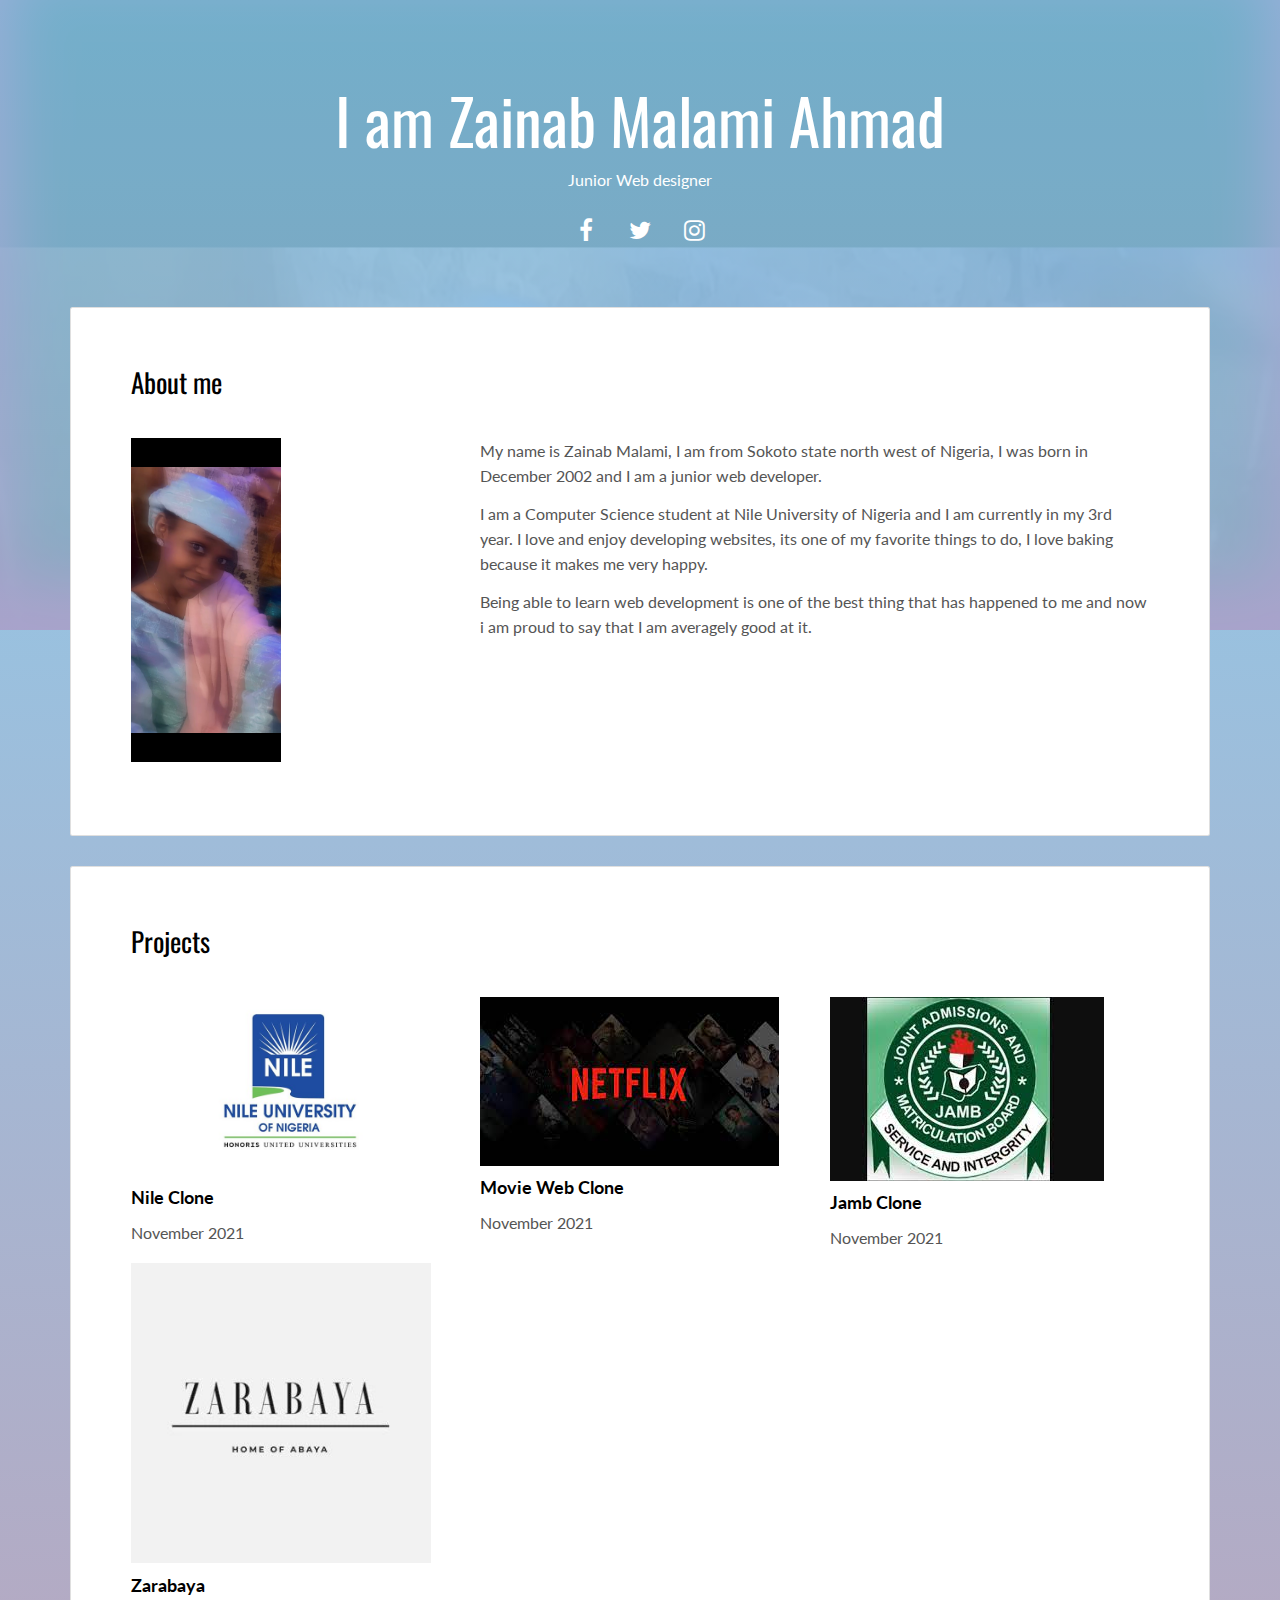
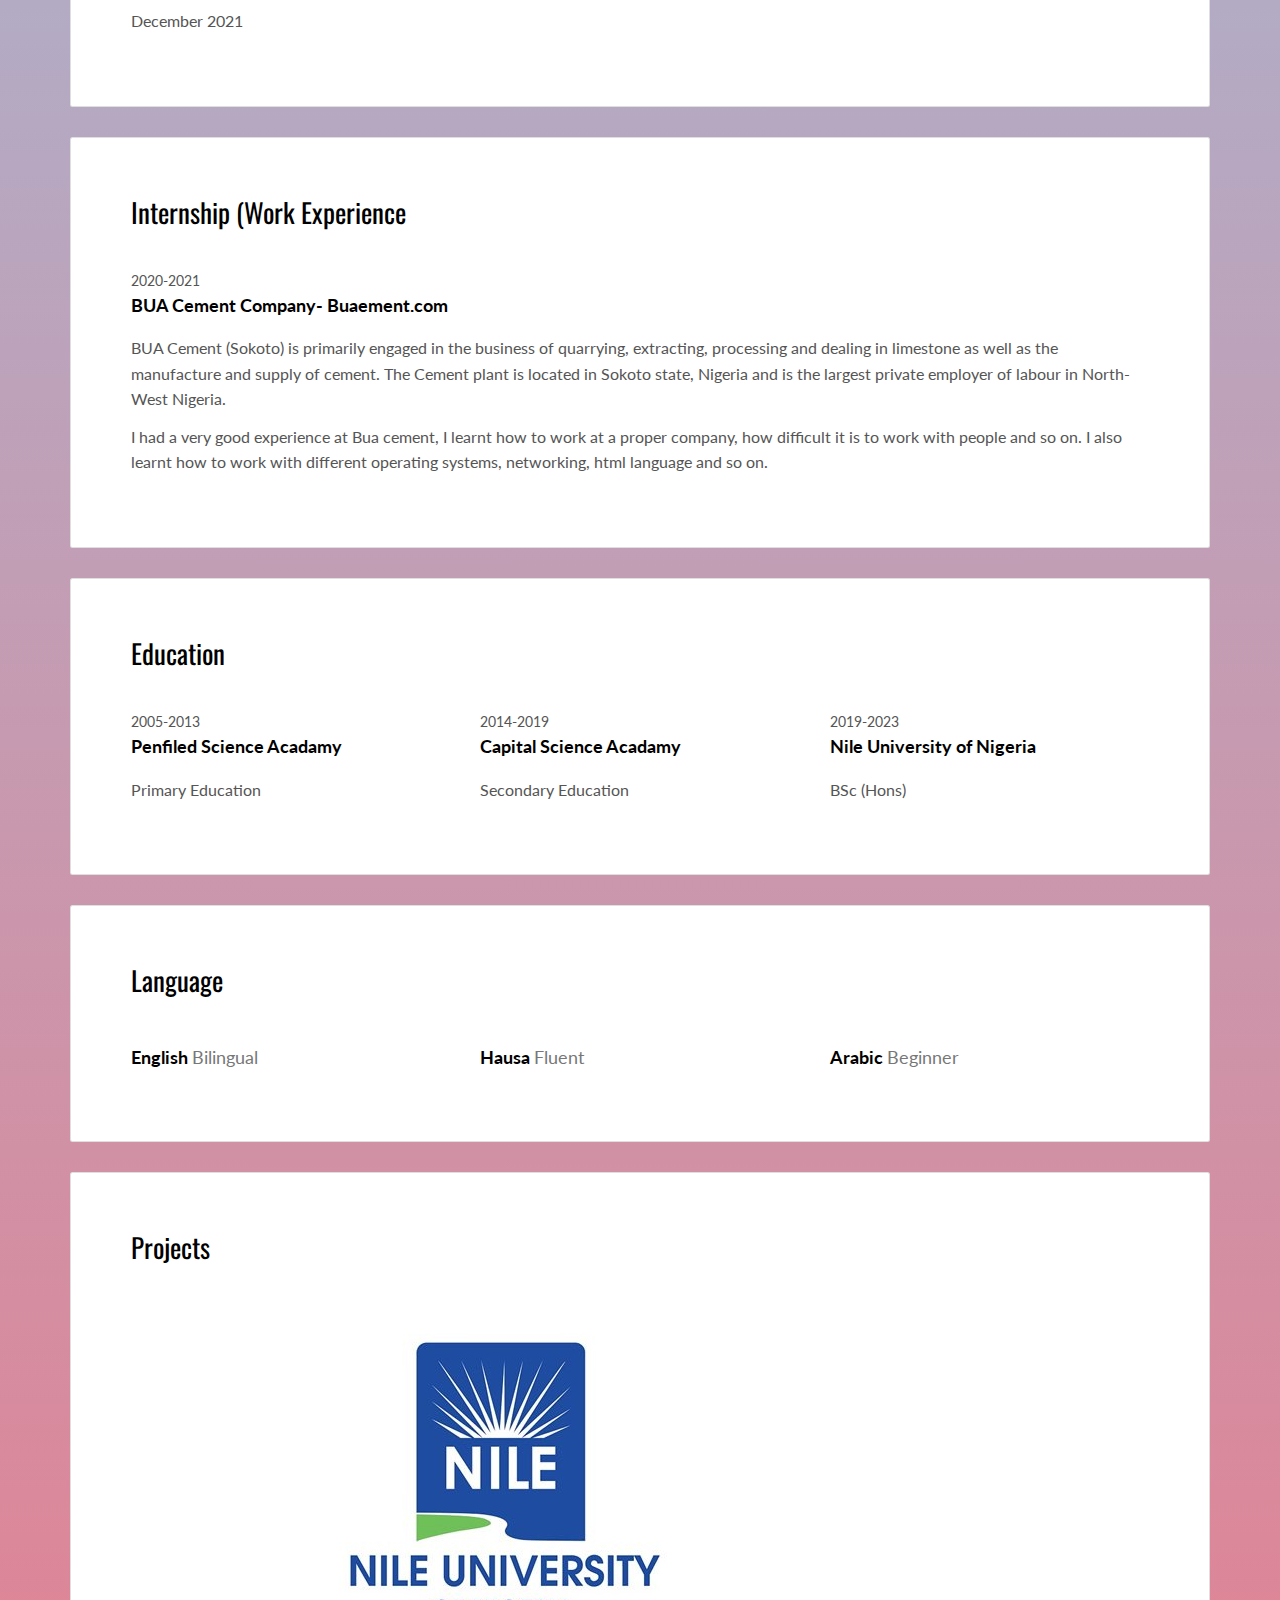
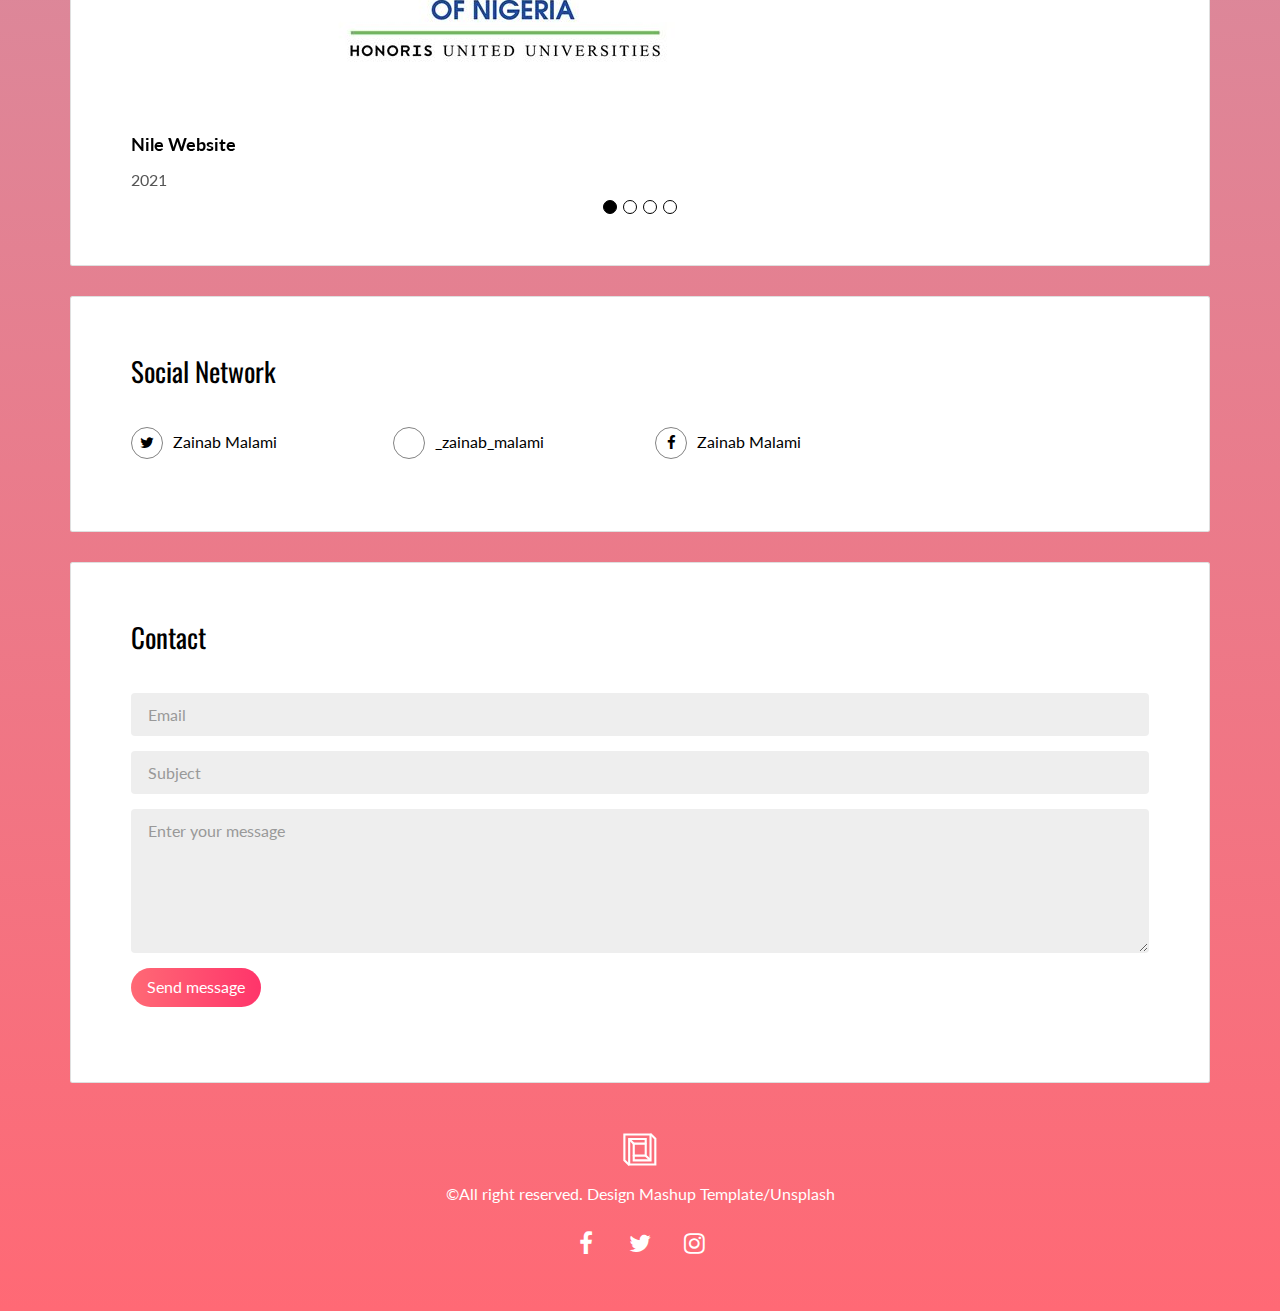
<file: index.html>
<!DOCTYPE html>
<html lang="en">

<head>
  <meta charset="UTF-8">
  <meta content="IE=edge" http-equiv="X-UA-Compatible">
  <meta content="width=device-width,initial-scale=1" name="viewport">
  <meta content="description" name="description">
  <meta name="google" content="notranslate" />
  <meta content="Mashup templates have been developped by Orson.io team" name="author">

  <!-- Disable tap highlight on IE -->
  <meta name="msapplication-tap-highlight" content="no">
  
  <link rel="apple-touch-icon" sizes="180x180" href="./assets/apple-icon-180x180.png">
  <link href="./assets/favicon.ico" rel="icon">

  <title>Title page</title>  

<link href="./main.d8e0d294.css" rel="stylesheet"></head>

<body class="">

<!-- Add your content of header -->
<div class="background-color-layer" style="background-image: url('IMG_3324.jpg')"
></div>
<main class="content-wrapper">
  <header class="white-text-container section-container">
    <div class="text-center">
      <h1>I am Zainab Malami Ahmad</h1>
      <p>Junior Web designer</p>
      <p>
        
        <a class="fa-icon fa-icon-2x" href="https://facebook.com/" title="">
          <i class="fa fa-facebook"></i>
        </a>
        <a class="fa-icon fa-icon-2x" href="https://twitter.com/" title="">
          <i class="fa fa-twitter"></i>
        </a>
        <a class="fa-icon fa-icon-2x" href="https://instagram.com/" title="">
          <i class="fa fa-instagram"></i>
        </a>
        
      </p>
    </div>
  </header>



<!-- Add your site or app content here -->
 
 <div class="container">
   <div class="row">
     <div class="col-xs-12">

        <div class="card">
          <div class="card-block">
            <h2>About me</h2>
            <div class="row">
              <div class="col-md-4">
                <p><img src="IMG_3324.jpg" width="150px" class="img-responsive" alt=""></p>
              </div>
              <div class="col-md-8">

               <p>My name is Zainab Malami, I am from Sokoto state north west of Nigeria, I was born in December 2002 and I am a junior web developer.</p>
              <p>I am a Computer Science student at Nile University of Nigeria and I am currently in my 3rd year. I love and enjoy developing websites, its one of my favorite things to do, I love baking because it makes me very happy. </p><p>Being able to learn web development is one of the best thing that has happened to me and now i am proud to say that I am averagely good at it.</p>

              </div>
            </div>
          </div>
        </div>

        <div class="card">
          <div class="card-block">
            <h2>Projects</h2>
            <div class="row">
              
              <div class="col-md-4">
                <img src="nile.jpeg" class="img-responsive" alt="">
                <a href="NILE WEBSITE/index.html">
                <h3 class="h5">Nile Clone</h3></a>
                <p>November 2021</p>
              </div>
              <div class="col-md-4">
                <img src="netflix.jpeg" class="img-responsive" alt="">
                <a href="NETFLIX WEBSITE/index.html">
                <h3 class="h5">Movie Web Clone</h3></a>
                <p>November 2021</p>
              </div>
              <div class="col-md-4">
                <img src="jamb.jpeg" class="img-responsive" alt="">
                <a href="Jamb/index.html">
                <h3 class="h5">Jamb Clone</h3></a>
              
                <p>November 2021</p>


              </div>

              <div class="col-md-4">
                <img src="zara.jpeg" class="img-responsive" alt="" width="300px">
                <a href="Zarabaya/index.html">
                <h3 class="h5">Zarabaya</h3></a>
                <p>December 2021</p>
              </div>
            </div>
          </div>
        </div>

        <div class="card">
          <div class="card-block">
            <h2>Internship (Work Experience</h2>
            <div class="work-experience">
              <small class="date">2020-2021</small>
              <h3 class="h5 date-title">BUA Cement Company- <a href="
BUA Cement: Homehttps://www.buacement.com
" title="Create professionnal website">Buaement.com</a></h3>
            
              
              <p>BUA Cement (Sokoto) is primarily engaged in the business of quarrying, extracting, processing and dealing in limestone as well as the manufacture and supply of cement. The Cement plant is located in Sokoto state, Nigeria and is the largest private employer of labour in North-West Nigeria.</p>
              <p>I had a very good experience at Bua cement, I learnt how to work at a proper company, how difficult it is to work with people and so on. I also learnt how to work with different operating systems, networking, html language and so on. </p>
            </div>
          </div>
        </div>
        

        <div class="card">
          <div class="card-block">
            <h2>Education</h2>
            <div class="row">
              <div class="col-md-4">
                <div class="education-experience">
                  <small class="date">2005-2013</small>
                  <h3 class="h5 date-title">Penfiled Science Acadamy</h3>
                  <p>Primary Education</p>
                </div>
                
              </div>
              <div class="col-md-4">
                <div class="education-experience">
                  <small class="date">2014-2019</small>
                  <h3 class="h5 date-title">Capital Science Acadamy</h3>
                  <p>Secondary Education</p>
                </div>
              </div>
              <div class="col-md-4">
                <div class="education-experience">
                  <small class="date">2019-2023</small>
                  <h3 class="h5 date-title">Nile University of Nigeria</h3>
                  <p>BSc (Hons)</p>
                </div>
              </div>
            </div>
          </div>
        </div>
        
        <div class="card">
          <div class="card-block">
            <h2>Language</h2>
            <div class="row">
              <div class="col-md-4">
                <div class="language-experience">
                  <h3 class="h5">English  <small>Bilingual</small></h3>
                </div>
              </div>
              <div class="col-md-4">
                <div class="language-experience">
                  <h3 class="h5">Hausa  <small>Fluent</small></h3>
                </div>
              </div>
              <div class="col-md-4">
                <div class="language-experience">
                  <h3 class="h5">Arabic  <small>Beginner</small></h3>
                </div>
              </div>
            </div>
          </div>
        </div>

        <div class="card">
          <div class="card-block">
            <h2>Projects</h2>
            <div id="carousel-example-generic" class="carousel slide" data-ride="carousel">
            

            <!-- Wrapper for slides -->
            <div class="carousel-inner" role="listbox">
              <div class="item active">
                <img src="nile.jpeg" class="img-responsive" alt="...">
                <div class="carousel-caption">
                  <h3 class="h5">Nile Website</h3>
                  <p>2021</p>
                </div>
              </div>
              <div class="item">
                <img src="netflix.jpeg" width="600px" class="img-responsive" alt="...">
                <div class="carousel-caption">
                  <h3 class="h5">Netfilx Website</h3>
                  <p>2021</p>
                </div>
              </div>

              <div class="item">
                <img src="jamb.jpeg" width="400px" class="img-responsive" alt="...">
                <div class="carousel-caption">
                  <h3 class="h5">Jamb Application</h3>
                  <p>2021</p>
                </div>
              </div>

              <div class="item">
                <img src="zara.jpeg" width="350px" class="img-responsive" alt="...">
                <div class="carousel-caption">
                  <h3 class="h5">Zarabaya</h3>
                  <p>2021</p>
                </div>

              
              </div>
            </div>

            <!-- Indicators -->
            <ol class="carousel-indicators">
              <li data-target="#carousel-example-generic" data-slide-to="0" class="active"></li>
              <li data-target="#carousel-example-generic" data-slide-to="1"></li>
              <li data-target="#carousel-example-generic" data-slide-to="2"></li>
              <li data-target="#carousel-example-generic" data-slide-to="3"></li>
            </ol>

          </div>
          </div>
        </div>
        
        <div class="card">
          <div class="card-block">
            <h2>Social Network</h2>
            <div class="row">
              <div class="col-md-3">
                <p class="social-buttons"><a href="https://twitter.com/" title=""><span class="social-round-icon fa-icon"><i class="fa fa-twitter"></i></span>Zainab Malami</a></p>
              </div>
              <div class="col-md-3">
                <p class="social-buttons"><a href="https://www.instagram.com/" title=""><span class="social-round-icon fa-icon"><i class="fa fa-instagam"></i></span>_zainab_malami</a></p>
              </div>
              <div class="col-md-3">
                <p class="social-buttons"><a href="https://facebook.com/" title=""><span class="social-round-icon fa-icon"><i class="fa fa-facebook"></i></span>Zainab Malami</a></p>
              </div>
            </div>
          </div>
        </div>

        <div class="card">
          <div class="card-block">
            <h2>Contact</h2>
            <form action="" class="reveal-content">
              <div class="form-group">
                <input type="email" class="form-control" id="email" placeholder="Email">
              </div>
              <div class="form-group">
                <input type="text" class="form-control" id="subject" placeholder="Subject">
              </div>
              <div class="form-group">
                <textarea class="form-control" rows="5" placeholder="Enter your message"></textarea>
              </div>
              <div class="form-group">
                <button type="submit" class=" btn btn-primary">Send message</button>
              </div> 
            </form>
          </div>
        </div>
       
     </div>
   </div>
 </div>

</main>
<footer class="footer-container white-text-container text-center">
  <div class="container">
    <div class="row">
      <div class="col-xs-12">
        <p><img src="./assets/images/mashup-icon.svg" alt=""></p>
        
        <p>©All right reserved. Design <a href="http://www.mashup-template.com/" title="Create website with free html template">Mashup Template</a>/<a href="https://unsplash.com/" title="Beautiful Free Images">Unsplash</a></p>
        <p>
          <a class="fa-icon fa-icon-2x" href="https://facebook.com/" title="">
            <i class="fa fa-facebook"></i>
          </a>
          <a class="fa-icon fa-icon-2x" href="https://twitter.com/" title="">
            <i class="fa fa-twitter"></i>
          </a>
          <a class="fa-icon fa-icon-2x" href="https://instagram.com/" title="">
            <i class="fa fa-instagram"></i>
          </a>
          
        </p>
      </div>
    </div>
  </div>
</footer>

<script>
  document.addEventListener("DOMContentLoaded", function (event) {
     scrollRevelation('.card');
  });
</script>
<!-- Google Analytics: change UA-XXXXX-X to be your site's ID 

<script>
  (function (i, s, o, g, r, a, m) {
    i['GoogleAnalyticsObject'] = r; i[r] = i[r] || function () {
      (i[r].q = i[r].q || []).push(arguments)
    }, i[r].l = 1 * new Date(); a = s.createElement(o),
      m = s.getElementsByTagName(o)[0]; a.async = 1; a.src = g; m.parentNode.insertBefore(a, m)
  })(window, document, 'script', '//www.google-analytics.com/analytics.js', 'ga');
  ga('create', 'UA-XXXXX-X', 'auto');
  ga('send', 'pageview');
</script>

--><script type="text/javascript" src="./main.bc58148c.js"></script></body>

</html>
</file>
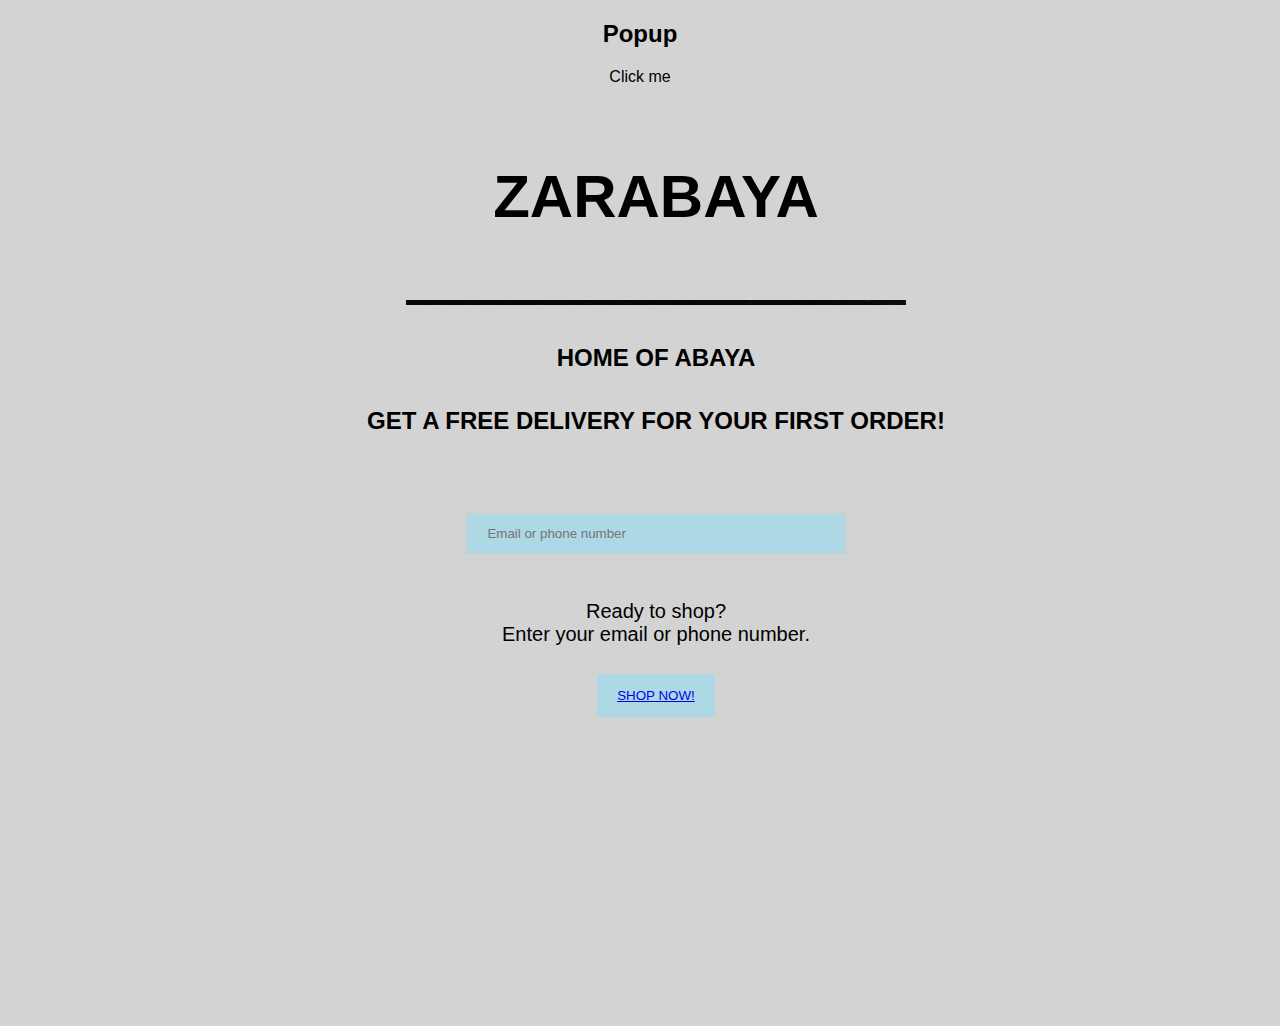
<file: Zarabaya/index.html>
<!DOCTYPE html>
<html>
<head>
	<title>ZARABAYA</title>
	<link rel="stylesheet" type="text/css" href="style.css">
	
	<style>
body {font-family: Arial, Helvetica, sans-serif;}


/* Full-width input fields */
input[type=text], input[type=password] {
  width: 30%;
  padding: 12px 20px;
  margin: 8px 0;
  display: inline-block;
  border: 1px solid #ccc;
  box-sizing: border-box;
  background-color: lightblue;

}

/* Set a style for all buttons */
button {
  background-color: lightblue;
  color: white;
  padding: 14px 20px;
  margin: 8px 0;
  border: none;
  cursor: pointer;
  width: 100%;
}

button:hover {
  opacity: 0.8;
}

/* Extra styles for the cancel button */
.cancelbtn {
  width: auto;
  padding: 10px 18px;
  background-color: #f44336;
}

/* Center the image and position the close button */
.imgcontainer {
  text-align: center;
  margin: 24px 0 12px 0;
  position: relative;
}

img.avatar {
  width: 40%;
  border-radius: 50%;
}

.container {
  padding: 16px;
}

span.psw {
  float: right;
  padding-top: 16px;
}

/* The Modal (background) */
.modal {
  display: none; /* Hidden by default */
  position: fixed; /* Stay in place */
  z-index: 1; /* Sit on top */
  left: 0;
  top: 0;
  width: 100%; /* Full width */
  height: 100%; /* Full height */
  overflow: auto; /* Enable scroll if needed */
  background-color: rgb(0,0,0); /* Fallback color */
  background-color: rgba(0,0,0,0.4); /* Black w/ opacity */
  padding-top: 60px;
}

/* Modal Content/Box */
.modal-content {
  background-color: #fefefe;
  margin: 5% auto 15% auto; /* 5% from the top, 15% from the bottom and centered */
  border: 1px solid #888;
  width: 80%; /* Could be more or less, depending on screen size */
}

/* The Close Button (x) */
.close {
  position: absolute;
  right: 25px;
  top: 0;
  color: #000;
  font-size: 35px;
  font-weight: bold;
}

.close:hover,
.close:focus {
  color: red;
  cursor: pointer;
}

/* Add Zoom Animation */
.animate {
  -webkit-animation: animatezoom 0.6s;
  animation: animatezoom 0.6s
}

@-webkit-keyframes animatezoom {
  from {-webkit-transform: scale(0)} 
  to {-webkit-transform: scale(1)}
}
  
@keyframes animatezoom {
  from {transform: scale(0)} 
  to {transform: scale(1)}
}

/* Change styles for span and cancel button on extra small screens */
@media screen and (max-width: 300px) {
  span.psw {
     display: block;
     float: none;
  }
  .cancelbtn {
     width: 100%;
  }
}
</style>


<style>
/* Popup container - can be anything you want */
.popup {
  position: relative;
  display: inline-block;
  cursor: pointer;
  -webkit-user-select: none;
  -moz-user-select: none;
  -ms-user-select: none;
  user-select: none;
}

/* The actual popup */
.popup .popuptext {
  visibility: hidden;
  width: 160px;
  background-color: #555;
  color: #fff;
  text-align: center;
  border-radius: 6px;
  padding: 8px 0;
  position: absolute;
  z-index: 1;
  bottom: 125%;
  left: 50%;
  margin-left: -80px;
}

/* Popup arrow */
.popup .popuptext::after {
  content: "";
  position: absolute;
  top: 100%;
  left: 50%;
  margin-left: -5px;
  border-width: 5px;
  border-style: solid;
  border-color: #555 transparent transparent transparent;
}

/* Toggle this class - hide and show the popup */
.popup .show {
  visibility: visible;
  -webkit-animation: fadeIn 1s;
  animation: fadeIn 1s;
}

/* Add animation (fade in the popup) */
@-webkit-keyframes fadeIn {
  from {opacity: 0;} 
  to {opacity: 1;}
}

@keyframes fadeIn {
  from {opacity: 0;}
  to {opacity:1 ;}
}
</style>
	
</head>

  <body style="text-align:center">

<h2>Popup</h2>

<div class="popup" onclick="myFunction()">Click me
  <span class="popuptext" id="myPopup">Your Exclusive Abayas!</span>
</div>

	<header>
		<div class="container">
			<p class="see">ZARABAYA</p> 
			<img src="bl.jpeg" width="500px" height="5px">

			<p class="home"><h2>HOME OF ABAYA</h2></p>
			<p class="get"><h2>GET A FREE DELIVERY FOR YOUR FIRST ORDER!</h2></p>

			<div class="sub-container">
					<input type="text" id="email or text" placeholder="Email or phone number" width="100%" height="100px" required><br><br>
			</div>

			<div>
				    <p class="ready">Ready to shop?<br>Enter your email or phone number.</p>
					</div>

			<button onclick="document.getElementById('id01').style.display='block'" style="width:auto;" class="shop"><a href="cart.html"> SHOP NOW! </button>

    </div>

  </form>
</div>


		</div>


		<script>
// Get the modal
var modal = document.getElementById('id01');

// When the user clicks anywhere outside of the modal, close it
window.onclick = function(event) {
    if (event.target == modal) {
        modal.style.display = "none";
    }
}
</script>

<script>
// When the user clicks on div, open the popup
function myFunction() {
  var popup = document.getElementById("myPopup");
  popup.classList.toggle("show");
}
</script>
		
	</header>
	

</body>
</html>
</file>
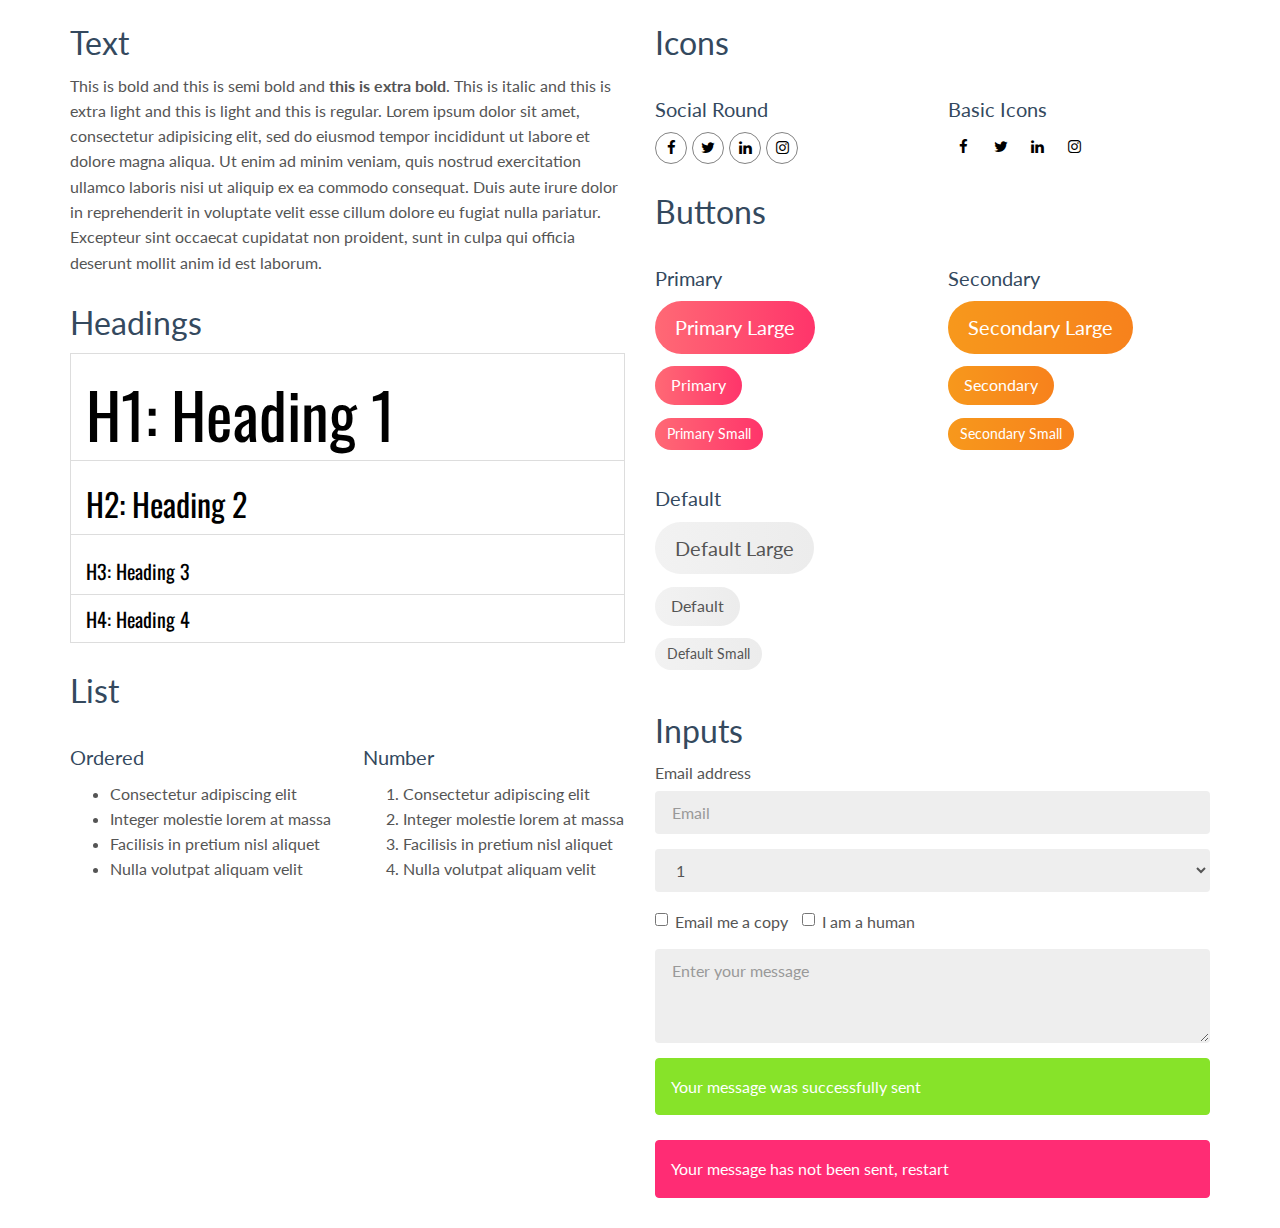
<file: components.html>
<!DOCTYPE html>
<html lang="en">

<head>
  <meta charset="UTF-8">
  <meta content="IE=edge" http-equiv="X-UA-Compatible">
  <meta content="width=device-width,initial-scale=1" name="viewport">
  <meta content="description" name="description">
  <meta name="google" content="notranslate" />
  <meta content="Mashup templates have been developped by Orson.io team" name="author">

  <!-- Disable tap highlight on IE -->
  <meta name="msapplication-tap-highlight" content="no">
  
  <link rel="apple-touch-icon" sizes="180x180" href="./assets/apple-icon-180x180.png">
  <link href="./assets/favicon.ico" rel="icon">

  <title>Title page</title>  

<link href="./main.d8e0d294.css" rel="stylesheet"></head>

<body class="white">


<!-- Add your site or app content here -->
  <div class="container">
    <div class="row">
      <div class="col-xs-12 col-md-6">

        <div class="template-example">
          <h2 class="template-title-example">Text</h2>
          <p>This is bold and this is semi bold and <b>this is extra bold</b>. This is italic and this is extra light and this is light
          and this is regular. Lorem ipsum dolor sit amet, consectetur adipisicing elit, sed do eiusmod
          tempor incididunt ut labore et dolore magna aliqua. Ut enim ad minim veniam,
          quis nostrud exercitation ullamco laboris nisi ut aliquip ex ea commodo
          consequat. Duis aute irure dolor in reprehenderit in voluptate velit esse
          cillum dolore eu fugiat nulla pariatur. Excepteur sint occaecat cupidatat non
          proident, sunt in culpa qui officia deserunt mollit anim id est laborum.
          </p>
        </div>

        <div class="template-example">
          <h2 class="template-title-example">Headings</h2>
          
          <table class="table table-bordered">
            <tr><td><h1>H1: Heading 1</h1></td></tr>
            <tr><td><h2>H2: Heading 2</h2></td></tr>
            <tr><td><h3>H3: Heading 3</h3></td></tr>
            <tr><td><h4>H4: Heading 4</h4></td></tr>
          </table>
          
        </div>

        
        <div class="template-example">
          <h2 class="template-title-example">List</h2>
          <div class="row">
            <div class="col-md-6">
              <h3 class="template-title-example">Ordered</h3>
              <ul>
                <li>Consectetur adipiscing elit</li>
                <li>Integer molestie lorem at massa</li>
                <li>Facilisis in pretium nisl aliquet</li>
                <li>Nulla volutpat aliquam velit</li>
              </ul>
            </div>
            <div class="col-md-6">
              <h3 class="template-title-example">Number</h3>
              <ol>
                <li>Consectetur adipiscing elit</li>
                <li>Integer molestie lorem at massa</li>
                <li>Facilisis in pretium nisl aliquet</li>
                <li>Nulla volutpat aliquam velit</li>
              </ol>
            </div>
          </div>
        </div>
        
      </div>

      <div class="col-xs-12 col-md-6">
        <div class="template-example">
          <h2 class="template-title-example">Icons</h2>
          
          <div class="row">
            <div class="col-md-6">
              <h3 class="template-title-example">Social Round</h2>
              <ul class="list-icons">
                <li>
                  <a href="" class="social-round-icon fa-icon">
                    <i class="fa fa-facebook"></i>
                  </a>
                </li>
                <li>
                  <a href="" class="social-round-icon fa-icon">
                    <i class="fa fa-twitter"></i>
                  </a>
                </li>
                <li>
                  <a href="" class="social-round-icon fa-icon">
                    <i class="fa fa-linkedin"></i>
                  </a>
                </li>
                <li>
                  <a href="" class="social-round-icon fa-icon">
                    <i class="fa fa-instagram"></i>
                  </a>
                </li>
              </ul>
            </div>
            <div class="col-md-6">
               <h3 class="template-title-example">Basic Icons</h2>
                <ul class="list-icons">
                  <li>
                    <span class="fa-icon">
                      <i class="fa fa-facebook"></i>
                    </span>
                  </li>
                  <li>
                    <span class="fa-icon">
                      <i class="fa fa-twitter"></i>
                    </span>
                  </li>
                  <li>
                    <span class="fa-icon">
                      <i class="fa fa-linkedin"></i>
                    </span>
                  </li>
                  <li>
                    <span class="fa-icon">
                      <i class="fa fa-instagram"></i>
                    </span>
                  </li>
                </ul>
            </div>

          </div>


          


        </div>

        <div class="template-example">
          <h2 class="template-title-example">Buttons</h2>
          <div class="row">
            <div class="col-md-6">
              <h3 class="template-title-example">Primary</h2>
              <div class="row">
                  <div class="col-md-6">
                  <p><a href="" class="btn btn-primary btn-lg">Primary Large</a></p>
                  <p><a href="" class="btn btn-primary">Primary </a></p>
                  <p><a href="" class="btn btn-primary btn-sm">Primary Small</a></p>
                </div>
              </div>

              <h3 class="template-title-example">Default</h2>
              <div class="row">
                  <div class="col-md-6">
                  <p><a href="" class="btn btn-default btn-lg">Default Large</a></p>
                  <p><a href="" class="btn btn-default">Default </a></p>
                  <p><a href="" class="btn btn-default btn-sm">Default Small</a></p>
                </div>
              </div>

            </div>

            <div class="col-md-6">
              <h3 class="template-title-example">Secondary</h2>
              <div class="row">
                  <div class="col-md-6">
                  <p><a href="" class="btn btn-info btn-lg">Secondary Large</a></p>
                  <p><a href="" class="btn btn-info">Secondary </a></p>
                  <p><a href="" class="btn btn-info btn-sm">Secondary Small</a></p>
                </div>
              </div>
            </div>
          </div>
        </div>
        
        <div class="template-example">
          <h2 class="template-title-example">Inputs</h2>

            <div class="form-group">
              <label for="exampleInputEmail1">Email address</label>
              <input type="email" class="form-control" id="exampleInputEmail1" placeholder="Email">
            </div>

            <div class="form-group">
              <select class="form-control">
                <option>1</option>
                <option>2</option>
                <option>3</option>
                <option>4</option>
                <option>5</option>
              </select>
            </div>

            <div class="form-group">
              <label class="checkbox-inline">
                <input 
                type="checkbox" id="inlineCheckbox1" value="option1"> Email me a copy
              </label>
              <label class="checkbox-inline">
                <input type="checkbox" id="inlineCheckbox2" value="option2"> I am a human
              </label>
            </div>

            <div class="form-group">
              <textarea class="form-control" rows="3" placeholder="Enter your message"></textarea>
            </div>
            
            <div class="alert alert-success" role="alert">Your message was successfully sent</div>
            <div class="alert alert-danger" role="alert">Your message has not been sent, restart</div>
        </div>




      </div>
    </div>
  </div>

<script type="text/javascript" src="./main.bc58148c.js"></script>
</file>
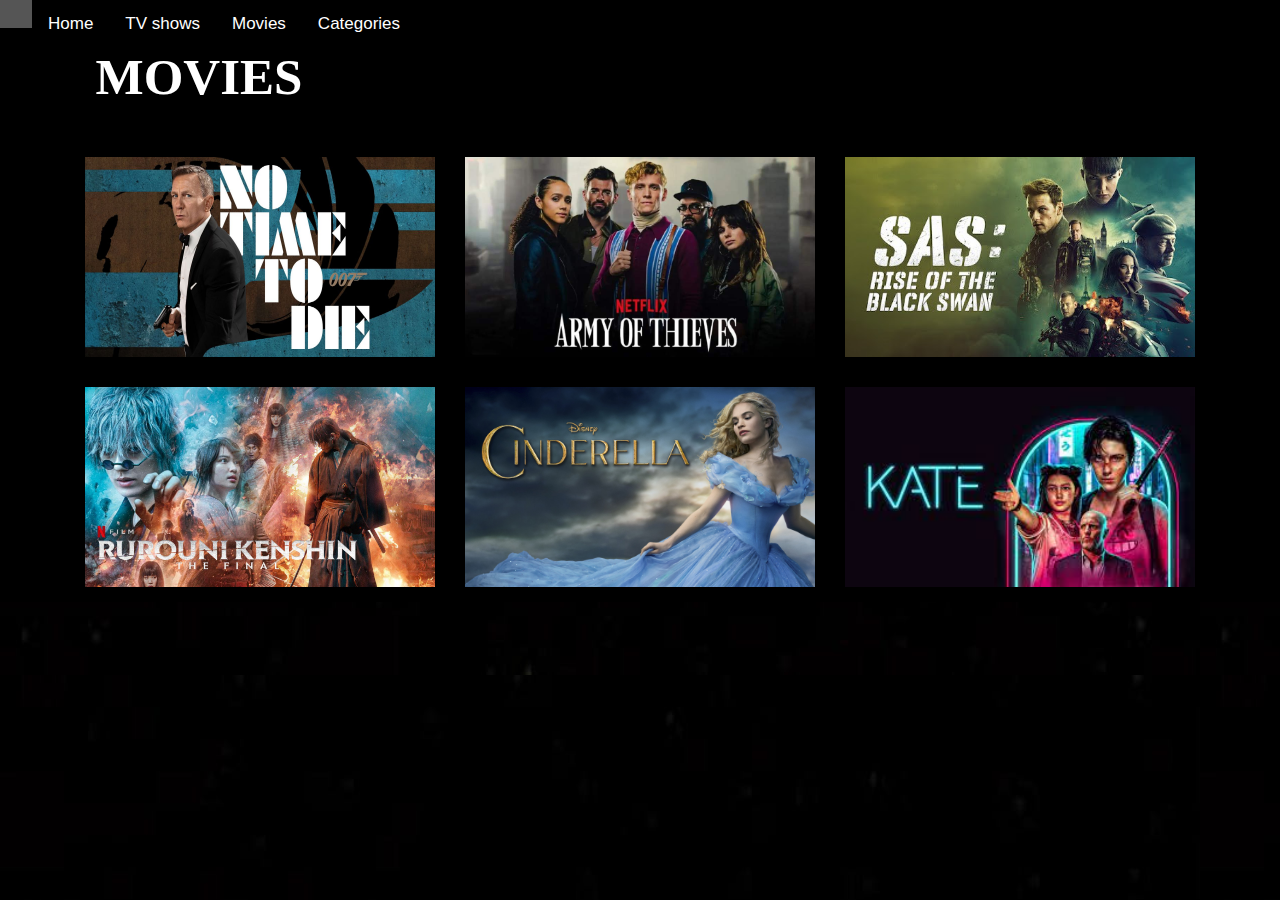
<file: NETFLIX WEBSITE/movies.html>
<DOCTYPE html>
	<!DOCTYPE html>
	<html>
	<head>
		<title>My Movies</title>
		<link rel="stylesheet" type="text/css" href="movie.css">
	</head>
	<style>
		.topnav {
    overflow: hidden;
    background-color:black;
  }
  
  .topnav a {
    float: left;
    display: block;
    color:white;
    text-align: center;
    padding: 14px 16px;
    text-decoration: none;
    font-size: 17px;
  }
  
  .active {
    background-color: white;
    color: black;
  }
  
  .topnav .icon {
    display: none;
  }
  
  .dropdown {
    float: left;
    overflow: hidden;
  }
  
  .dropdown .dropbtn {
    font-size: 17px;    
    border: none;
    outline: none;
    color: white;
    padding: 14px 16px;
    background-color: inherit;
    font-family: inherit;
    margin: 0;
  }
  
  .dropdown-content {
    display: none;
    position: absolute;
    background-color: #f9f9f9;
    min-width: 160px;
    box-shadow: 0px 8px 16px 0px rgba(0,0,0,0.2);
    z-index: 1;
  }
  
  .dropdown-content a {
    float: none;
    color: black;
    padding: 12px 16px;
    text-decoration: none;
    display: block;
    text-align: left;
  }
  
  .topnav a:hover, .dropdown:hover .dropbtn {
    background-color: #555;
    color: white;
  }
  
  .dropdown-content a:hover {
    background-color: #ddd;
    color: black;
  }
  
  .dropdown:hover .dropdown-content {
    display: block;
  }
  
  @media screen and (max-width: 600px) {
    .topnav a:not(:first-child), .dropdown .dropbtn {
      display: none;
    }
    .topnav a.icon {
      float: right;
      display: block;
    }
  }
  
  @media screen and (max-width: 600px) {
    .topnav.responsive {position: relative;}
    .topnav.responsive .icon {
      position: absolute;
      right: 0;
      top: 0;
    }
    .topnav.responsive a {
      float: none;
      display: block;
      text-align: left;
    }
    .topnav.responsive .dropdown {float: none;}
    .topnav.responsive .dropdown-content {position: relative;}
    .topnav.responsive .dropdown .dropbtn {
      display: block;
      width: 100%;
      text-align: left;
    }
  }

  * {
  box-sizing: border-box;
  margin-right: 0%;
}

body {
  margin: 0;
  font-family: Arial;
  font-size: 17px;
}

#myVideo {
  position: fixed;
  right: 0;
  bottom: 0;
  min-width: 100%; 
  min-height: 100%;
}

.content {
  position: fixed;
  bottom: 0;
  background: rgba(0, 0, 0, 0.5);
  color: #f1f1f1;
  width: 100%;
  padding: 10px;
}

#myBtn {
  width: 200px;
  font-size: 18px;
  padding: 10px;
  border: none;
  background: #000;
  color: #fff;
  cursor: pointer;
}

#myBtn:hover {
  background: #ddd;
  color: black;
}
  </style>
	<body>
		<div class="topnav" id="myTopnav">
          <a href="#home" class="active"> <a href="home.html">Home</a>
          <a href="#tvshows">TV shows</a>
          <a href="#movies">Movies</a>
          <div class="dropdown">
            <button class="dropbtn">Categories
              <i class="fa fa-caret-down"></i>
            </button>
            <div class="dropdown-content">
              <a href="#">Action</a>
              <a href="#">Horror</a>
              <a href="#">Comedy</a>
              <a href="#">Drama</a>
            </div>
          </div> 
		<h1>MOVIES</h1>
		<div class="container">
			<img src="nttd.jpeg">
			<img src="armyof.jpeg">	
			<img src="sas.jpeg">
			<img src="rkfinal.jpeg">
			<img src="cendrella.jpeg">
			<img src="kate.jpeg">
		</div>
	
	</body>
	</html>
</file>
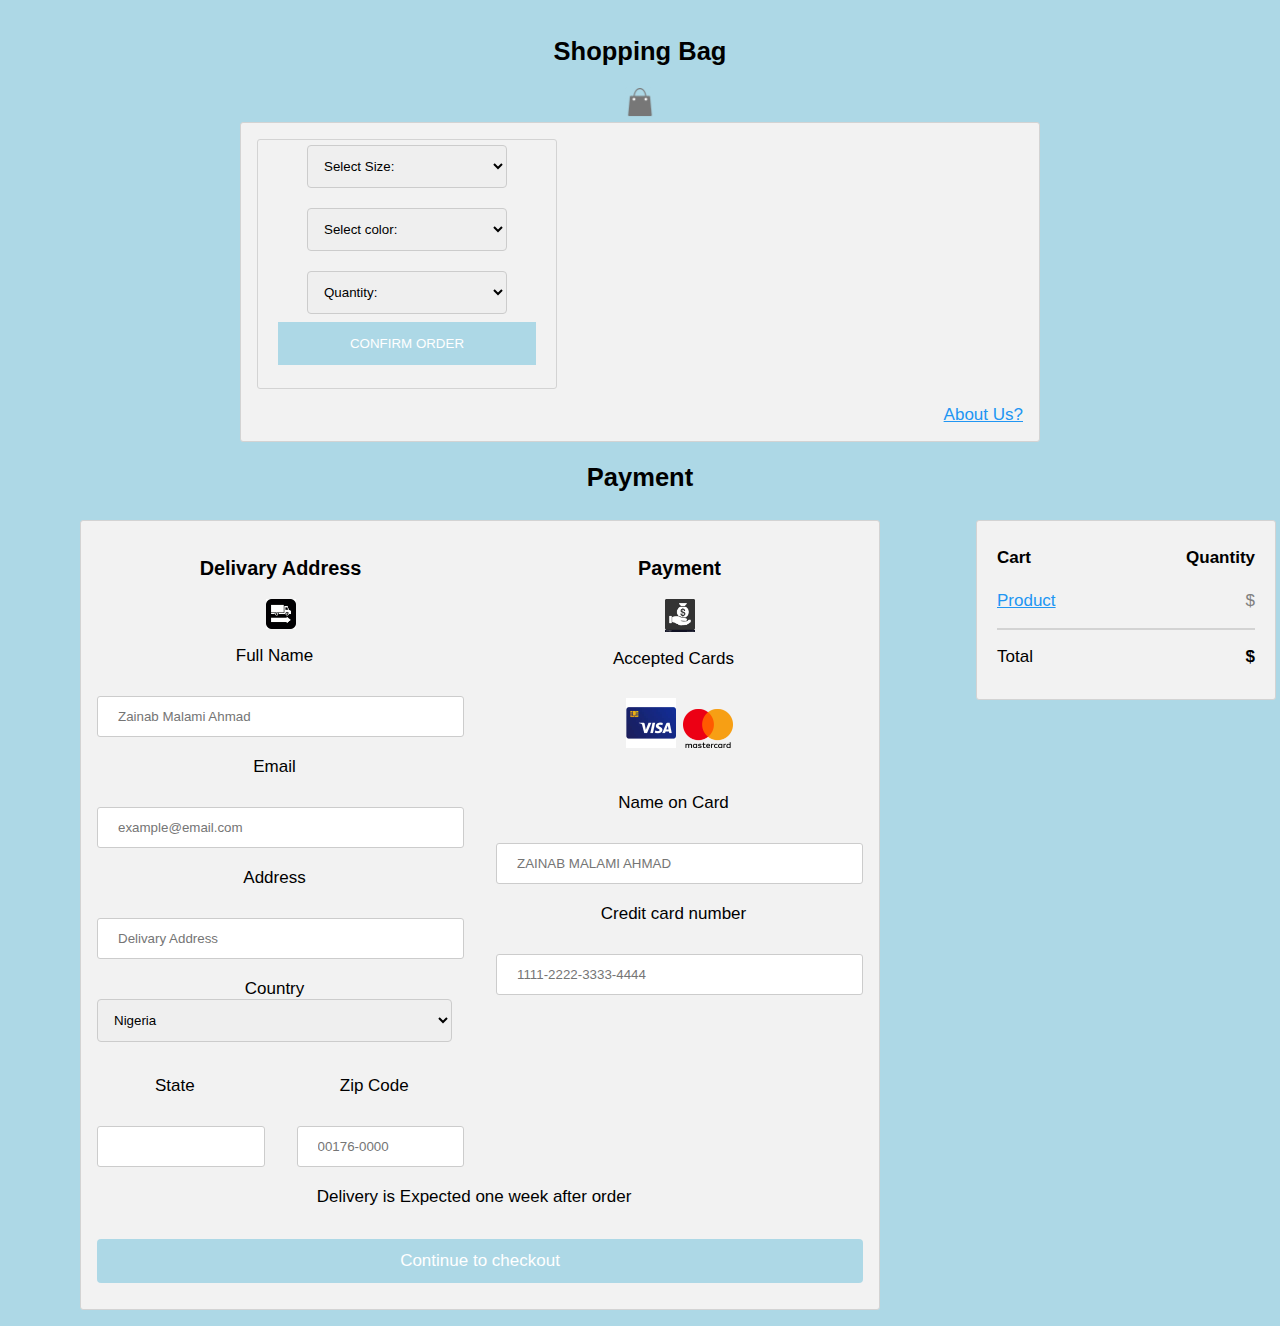
<file: Zarabaya/home.html>
<!DOCTYPE html>
<html>
<head>
	<title>Cart Page</title>
	<link rel="stylesheet" type="text/css" href="home.css">

	<style>
* {
  box-sizing: border-box;
}

input[type=text], select, textarea {
  width: 100%;
  padding: 12px;
  border: 1px solid #ccc;
  border-radius: 4px;
  resize: vertical;
}

label {
  padding: 12px 12px 12px 0;
  display: inline-block;
}

input[type=submit] {
  background-color: #04AA6D;
  color: white;
  padding: 12px 20px;
  border: none;
  border-radius: 4px;
  cursor: pointer;
  float: right;
}

input[type=submit]:hover {
  background-color: #45a049;
}

.container {
  border-radius: 5px;
  background-color: #f2f2f2;
  padding: 20px;
}

.col-25 {
  float: left;
  width: 25%;
  margin-top: 6px;
}

.col-75 {
  float: left;
  width: 75%;
  margin-top: 6px;
}

/* Clear floats after the columns */
.row:after {
  content: "";
  display: table;
  clear: both;
}

/* Responsive layout - when the screen is less than 600px wide, make the two columns stack on top of each other instead of next to each other */
@media screen and (max-width: 600px) {
  .col-25, .col-75, input[type=submit] {
    width: 100%;
    margin-top: 0;
  }
}
</style>


<style>
body {
  font-family: Arial;
  font-size: 17px;
  padding: 8px;
}

* {
  box-sizing: border-box;
}

.row {
  display: -ms-flexbox; /* IE10 */
  display: flex;
  -ms-flex-wrap: wrap; /* IE10 */
  flex-wrap: wrap;
  margin: 0 -16px;
}

.col-25 {
  -ms-flex: 25%; /* IE10 */
  flex: 25%;
}

.col-50 {
  -ms-flex: 50%; /* IE10 */
  flex: 50%;
}

.col-75 {
  -ms-flex: 75%; /* IE10 */
  flex: 75%;
}

.col-25,
.col-50,
.col-75 {
  padding: 0 16px;
}

.container {
  background-color: #f2f2f2;
  padding: 5px 20px 15px 20px;
  border: 1px solid lightgrey;
  border-radius: 3px;
  width: 800px;


}



.container1 {
  background-color: #f2f2f2;
  padding: 5px 20px 15px 20px;
  border: 1px solid lightgrey;
  border-radius: 3px;
  width: 300px;

}


input[type=text] {
  width: 100%;
  margin-bottom: 20px;
  padding: 12px;
  border: 1px solid #ccc;
  border-radius: 3px;
}

label {
  margin-bottom: 10px;
  display: block;
}

.icon-container {
  margin-bottom: 20px;
  padding: 7px 0;
  font-size: 24px;
}

.btn {
  background-color: #04AA6D;
  color: white;
  padding: 12px;
  margin: 10px 0;
  border: none;
  width: 100%;
  border-radius: 3px;
  cursor: pointer;
  font-size: 17px;
}

.btn:hover {
  background-color: #45a049;
}

a {
  color: #2196F3;
}

hr {
  border: 1px solid lightgrey;
}

span.price {
  float: right;
  color: grey;
}

/* Responsive layout - when the screen is less than 800px wide, make the two columns stack on top of each other instead of next to each other (also change the direction - make the "cart" column go on top) */
@media (max-width: 800px) {
  .row {
    flex-direction: column-reverse;
  }
  .col-25 {
    margin-bottom: 20px;
  }
}
</style>



<style>
body {font-family: Arial, Helvetica, sans-serif;}

/* Full-width input fields */
input[type=text], input[type=password] {
  width: 100%;
  padding: 12px 20px;
  margin: 8px 0;
  display: inline-block;
  border: 1px solid #ccc;
  box-sizing: border-box;
}

/* Set a style for all buttons */
button {
  background-color: lightblue;
  color: white;
  padding: 14px 20px;
  margin: 8px 0;
  border: none;
  cursor: pointer;
  width: 100%;
}

button:hover {
  opacity: 0.8;
}

/* Extra styles for the cancel button */
.cancelbtn {
  width: auto;
  padding: 10px 18px;
  background-color: #f44336;
}

/* Center the image and position the close button */
.imgcontainer {
  text-align: center;
  margin: 24px 0 12px 0;
  position: relative;
}

img.avatar {
  width: 40%;
  border-radius: 50%;
}

.container {
  padding: 16px;
}

span.psw {
  float: right;
  padding-top: 16px;
}

/* The Modal (background) */
.modal {
  display: none; /* Hidden by default */
  position: fixed; /* Stay in place */
  z-index: 1; /* Sit on top */
  left: 0;
  top: 0;
  width: 100%; /* Full width */
  height: 100%; /* Full height */
  overflow: auto; /* Enable scroll if needed */
  background-color: rgb(0,0,0); /* Fallback color */
  background-color: rgba(0,0,0,0.4); /* Black w/ opacity */
  padding-top: 60px;
}

/* Modal Content/Box */
.modal-content {
  background-color: #fefefe;
  margin: 5% auto 15% auto; /* 5% from the top, 15% from the bottom and centered */
  border: 1px solid #888;
  width: 80%; /* Could be more or less, depending on screen size */
}

/* The Close Button (x) */
.close {
  position: absolute;
  right: 25px;
  top: 0;
  color: #000;
  font-size: 35px;
  font-weight: bold;
}

.close:hover,
.close:focus {
  color: red;
  cursor: pointer;
}

/* Add Zoom Animation */
.animate {
  -webkit-animation: animatezoom 0.6s;
  animation: animatezoom 0.6s
}

@-webkit-keyframes animatezoom {
  from {-webkit-transform: scale(0)} 
  to {-webkit-transform: scale(1)}
}
  
@keyframes animatezoom {
  from {transform: scale(0)} 
  to {transform: scale(1)}
}

/* Change styles for span and cancel button on extra small screens */
@media screen and (max-width: 300px) {
  span.psw {
     display: block;
     float: none;
  }
  .cancelbtn {
     width: 100%;
  }
}
</style>


</head>
<body>

<h2><center>Shopping Bag</h2></center>
<center>
      <img src="bag.png" width="30px" alt="Avatar" class="Shopping Bag"></center>


<div id="id01" class="modal">
  
  
    
      <center>
      <img src="bag.png" width="30px" alt="Avatar" class="Shopping Bag"></center>
    </div>
    

    <div class="container">
      
      
   
    
    <div class="container1">
      <center>
      <div class="custom-select" style="width:200px;">

  <select>
    <option value="0">Select Size:</option>
    <option value="abuja">50</option>
        <option value="sokoto">54</option>
        <option value="lagos">58</option>
        <option value="kaduna">60</option>
        <option value="kano">64</option>
        <option value="Niger">68</option>
        <option value="delta">70</option>
    
  </select>
</div><br>

        <div class="custom-select" style="width:200px;">
  <select>
    <option value="0">Select color:</option>
    <option value="1">Black</option>
        <option value="2">Blue</option>
        <option value="3">Green</option>
        <option value="4">Pink</option>
        <option value="5">White</option>
        <option value="6">Grey</option>
        <option value="7">light Blue</option>
    
  </select>
</div><br>


       <div class="custom-select" style="width:200px;">
  <select>
    <option value="0">Quantity:</option>
    <option value="1">1</option>
        <option value="2">2</option>
        <option value="3">3</option>
        <option value="4">4</option>
        <option value="5">5</option>
        <option value="6">6</option>
        <option value="7">7</option>
    
  </select>
</div>
</center>




     
     
      <button type="submit">CONFIRM ORDER</button>
      
    </div>

    
      
      <span class="psw"><a href="about.html">About Us?</a></span>
    </div>
  
</div>





<h2><center>Payment</h2></center>
<div class="row">
  <div class="col-75">
    <div class="container">
      <form action="/action_page.php">
      
        <div class="row">
          <div class="col-50">
            <h3>Delivary Address</h3>
            <img src="t.png" width="30px">
            <label for="fname"><i class="fa fa-user"></i> Full Name</label>
            <input type="text" id="fname" name="firstname" placeholder="Zainab Malami Ahmad">
            <label for="email"><i class="fa fa-envelope"></i> Email</label>
            <input type="text" id="email" name="email" placeholder="example@email.com">
            <label for="adr"><i class="fa fa-address-card-o"></i> Address</label>
            <input type="text" id="adr" name="address" placeholder="Delivary Address">
            <label for="city"><i class="fa fa-institution"></i> Country
            <select>
    <option value="0">Nigeria</option>
    <option value="1">Ghana</option>
        <option value="2">Egypt</option>
        <option value="3">South Africa</option>
        <option value="4">Morocco</option>
        <option value="5">Madagaska</option>
        <option value="6">United Kingdom</option>
        <option value="7">Canada</option>
    
  </select>
</label>
            

            <div class="row">
              <div class="col-50">
                <label for="state">State</label>
                <input type="text" id="state" name="state" placeholder="">
              </div>
              <div class="col-50">
                <label for="zip">Zip Code</label>
                <input type="text" id="zip" name="zip" placeholder="00176-0000">
              </div>
            </div>
          </div>

          <div class="col-50">
            <h3>Payment </h3>
            <img src="mp.png" width="30px">
            <label for="fname">Accepted Cards</label>
            <div class="icon-container">
              <img src="vc.jpeg" width="50px">
              <i class="fa fa-cc-visa" style="color:navy;"></i>
              <img src="mcr.png" width="50px">
              <i class="fa fa-cc-amex" style="color:blue;"></i>
              <i class="fa fa-cc-mastercard" style="color:red;"></i>
              <i class="fa fa-cc-discover" style="color:orange;"></i>
            </div>
            <label for="cname">Name on Card</label>
            <input type="text" id="cname" name="cardname" placeholder="ZAINAB MALAMI AHMAD">
            <label for="ccnum">Credit card number</label>
            <input type="text" id="ccnum" name="cardnumber" placeholder="1111-2222-3333-4444">
            <label for="expmonth"></label>
            
            <div class="row">
              <div class="col-50">
                
              </div>
              <div class="col-50">
                
              </div>
            </div>
          </div>
          
        </div>
        <label>
          Delivery is Expected one week after order
        </label>
        <input type="submit" value="Continue to checkout" class="btn" style="background-color: lightblue;">
      </form>
    </div>
  </div>
  <div class="col-25">
    <div class="container1">
      <h4>Cart <span class="price" style="color:black"><i class="fa fa-shopping-cart"></i> <b>Quantity</b></span></h4>
      <p><a href="#">Product</a> <span class="price">$</span></p>
      
      <hr>
      <p>Total <span class="price" style="color:black"><b>$</b></span></p>
    </div>
  </div>
</div>

</body>
</html>
</file>
<file: Zarabaya/style.css>
body{
	background-color:lightgrey;
}

.container{
	height: 100vh;
	width: 100%;
	text-align: center;
    font-family: sans-serif;
}
.#av{
	height: 5000px;
	width: 11000px;
	padding-top: 40px;
	padding-right: 1100px;
}

h1{
	color: black;
}

.sign-btn:hover{
	opacity: 1;
	
}
.sub-container{
	margin-top: 70px;
}
.see{
	font-size: 60px;
	font-weight: 700;
	color: black;
	font-family: helvetica;
}
.home{
	font-size: 35px;
	font-weight: 300;
	color: black;
	font-family: helvetica;
}
.get{
	font-size: 35px;
	font-weight: 300;
	color: black;
	font-family: helvetica;
}
.email{
	width:120% ;
	height: 120px;
	display:inline-block;
	border:1 solid #ccc ;
	border-radius:15px ;
	box-sizing:border-box ;
	font-size: 150px;
}

.join-btn{
	width:20% ;
	height: 33px;
	background: red;
	font-family: helvetica;
	border:black ;
	border-radius:3px ;
	opacity: 0.8;
	font-size: 25px;
}
.join-btn:hover{
	opacity: 1;

}

.remember{
	color: black;
}
.ready{
	font-size: 20px;
	font font-weight: 100;
	color: black;
	font-family: helvetica;
}
</file>
<file: NETFLIX WEBSITE/movie.css>
body{
 	background-image:url(bl.jpeg);
 }
 .container{
 	display: flex;
 	flex-wrap: wrap;
 	justify-content: center;
 }

 h1{
 	font-family: fantasy;
 	font-size: 3em;
 	border-bottom: 2px solid black;
 	border-right: 2px solid black;
 	width: 400px;
 	text-align: center;
 	color: white;

 }
 img{
	width: 350px;
	height: 200;
	margin: 15px;
	transition: 4s;
}

img:hover{
	transform: scale(1.5);
}
</file>
<file: Zarabaya/home.css>
body{
	background-color:lightblue;
}
.shop{
	font-size: 35px;
	font-weight: 350;
	color: black;
	text-align: center;
}

.container1{
	background-color: lightblue;
}


.container {
    margin-right: auto;
    margin-left: auto;
    padding-left: 15px;
    padding-right: 15px;
    text-align: center;

}
.container:after, .container:before {
    content: " ";
    display: table
}
.container:after {
    clear: both
}
@media (min-width:768px) {
    .container {
        width: 750px
    }
}
@media (min-width:992px) {
    .container {
        width: 970px
    }
}
@media (min-width:1200px) {
    .container {
        width: 1170px
    }
}
.container-fluid {
    margin-right: auto;
    margin-left: auto;
    padding-left: 15px;
    padding-right: 15px
}
.container-fluid:after, .container-fluid:before {
    content: " ";
    display: table
}
.container-fluid:after {
    clear: both
}
.row {
    margin-left: -15px;
    margin-right: -15px
}
.row:after, .row:before {
    content: " ";
    display: table
}
.row:after {
    clear: both
}
.col-lg-1, .col-lg-2, .col-lg-3, .col-lg-4, .col-lg-5, .col-lg-6, .col-lg-7, .col-lg-8, .col-lg-9, .col-lg-10, .col-lg-11, .col-lg-12, .col-md-1, .col-md-2, .col-md-3, .col-md-4, .col-md-5, .col-md-6, .col-md-7, .col-md-8, .col-md-9, .col-md-10, .col-md-11, .col-md-12, .col-sm-1, .col-sm-2, .col-sm-3, .col-sm-4, .col-sm-5, .col-sm-6, .col-sm-7, .col-sm-8, .col-sm-9, .col-sm-10, .col-sm-11, .col-sm-12, .col-xs-1, .col-xs-2, .col-xs-3, .col-xs-4, .col-xs-5, .col-xs-6, .col-xs-7, .col-xs-8, .col-xs-9, .col-xs-10, .col-xs-11, .col-xs-12 {
    position: relative;
    min-height: 1px;
    padding-left: 15px;
    padding-right: 15px
}

@media (min-width:992px) {
    .col-md-1, .col-md-2, .col-md-3, .col-md-4, .col-md-5, .col-md-6, .col-md-7, .col-md-8, .col-md-9, .col-md-10, .col-md-11, .col-md-12 {
        float: left
    }
    .col-md-1 {
        width: 8.33333%
    }
    .col-md-2 {
        width: 16.66667%
    }
    .col-md-3 {
        width: 25%
    }
    .col-md-4 {
        width: 33.33333%
    }
    .col-md-5 {
        width: 41.66667%
    }
    .col-md-6 {
        width: 50%
    }
    .col-md-7 {
        width: 58.33333%
    }
    .col-md-8 {
        width: 66.66667%
    }
    .col-md-9 {
        width: 75%
    }
    .col-md-10 {
        width: 83.33333%
    }
    .col-md-11 {
        width: 91.66667%
    }
    .col-md-12 {
        width: 100%
    }
    .col-md-pull-0 {
        right: auto
    }
    .col-md-pull-1 {
        right: 8.33333%
    }
    .col-md-pull-2 {
        right: 16.66667%
    }
    .col-md-pull-3 {
        right: 25%
    }
    .col-md-pull-4 {
        right: 33.33333%
    }
    .col-md-pull-5 {
        right: 41.66667%
    }
    .col-md-pull-6 {
        right: 50%
    }
    .col-md-pull-7 {
        right: 58.33333%
    }
    .col-md-pull-8 {
        right: 66.66667%
    }
    .col-md-pull-9 {
        right: 75%
    }
    .col-md-pull-10 {
        right: 83.33333%
    }
    .col-md-pull-11 {
        right: 91.66667%
    }
    .col-md-pull-12 {
        right: 100%
    }
    .col-md-push-0 {
        left: auto
    }
    .col-md-push-1 {
        left: 8.33333%
    }
    .col-md-push-2 {
        left: 16.66667%
    }
    .col-md-push-3 {
        left: 25%
    }
    .col-md-push-4 {
        left: 33.33333%
    }
    .col-md-push-5 {
        left: 41.66667%
    }
    .col-md-push-6 {
        left: 50%
    }
    .col-md-push-7 {
        left: 58.33333%
    }
    .col-md-push-8 {
        left: 66.66667%
    }
    .col-md-push-9 {
        left: 75%
    }
    .col-md-push-10 {
        left: 83.33333%
    }
    .col-md-push-11 {
        left: 91.66667%
    }
    .col-md-push-12 {
        left: 100%
    }
    .col-md-offset-0 {
        margin-left: 0
    }
    .col-md-offset-1 {
        margin-left: 8.33333%
    }
    .col-md-offset-2 {
        margin-left: 16.66667%
    }
    .col-md-offset-3 {
        margin-left: 25%
    }
    .col-md-offset-4 {
        margin-left: 33.33333%
    }
    .col-md-offset-5 {
        margin-left: 41.66667%
    }
    .col-md-offset-6 {
        margin-left: 50%
    }
    .col-md-offset-7 {
        margin-left: 58.33333%
    }
    .col-md-offset-8 {
        margin-left: 66.66667%
    }
    .col-md-offset-9 {
        margin-left: 75%
    }
    .col-md-offset-10 {
        margin-left: 83.33333%
    }
    .col-md-offset-11 {
        margin-left: 91.66667%
    }
    .col-md-offset-12 {
        margin-left: 100%
    }
}
</file>
<file: main.d8e0d294.css>
@import url(https://fonts.googleapis.com/css?family=Lato:400,700|Oswald);
@import url(https://maxcdn.bootstrapcdn.com/font-awesome/4.7.0/css/font-awesome.min.css);
/*!
 * Bootstrap v3.3.7 (http://getbootstrap.com)
 * Copyright 2011-2016 Twitter, Inc.
 * Licensed under MIT (https://github.com/twbs/bootstrap/blob/master/LICENSE)
 */

/*! normalize.css v3.0.3 | MIT License | github.com/necolas/normalize.css */

html {
    font-family: sans-serif;
    -ms-text-size-adjust: 100%;
    -webkit-text-size-adjust: 100%
}
body {
    margin: 0
}
article, aside, details, figcaption, figure, footer, header, hgroup, main, menu, nav, section, summary {
    display: block
}
audio, canvas, progress, video {
    display: inline-block;
    vertical-align: baseline
}
audio:not([controls]) {
    display: none;
    height: 0
}
[hidden], template {
    display: none
}
a {
    background-color: transparent
}
a:active, a:hover {
    outline: 0
}
abbr[title] {
    border-bottom: 1px dotted
}
b, strong {
    font-weight: 700
}
dfn {
    font-style: italic
}
h1 {
    font-size: 2em;
    margin: .67em 0
}
mark {
    background: #ff0;
    color: #000
}
small {
    font-size: 80%
}
sub, sup {
    font-size: 75%;
    line-height: 0;
    position: relative;
    vertical-align: baseline
}
sup {
    top: -.5em
}
sub {
    bottom: -.25em
}
img {
    border: 0
}
svg:not(:root) {
    overflow: hidden
}
figure {
    margin: 1em 40px
}
hr {
    box-sizing: content-box;
    height: 0
}
pre {
    overflow: auto
}
code, kbd, pre, samp {
    font-family: monospace, monospace;
    font-size: 1em
}
button, input, optgroup, select, textarea {
    color: inherit;
    font: inherit;
    margin: 0
}
button {
    overflow: visible
}
button, select {
    text-transform: none
}
button, html input[type=button], input[type=reset], input[type=submit] {
    -webkit-appearance: button;
    cursor: pointer
}
button[disabled], html input[disabled] {
    cursor: default
}
button::-moz-focus-inner, input::-moz-focus-inner {
    border: 0;
    padding: 0
}
input {
    line-height: normal
}
input[type=checkbox], input[type=radio] {
    box-sizing: border-box;
    padding: 0
}
input[type=number]::-webkit-inner-spin-button, input[type=number]::-webkit-outer-spin-button {
    height: auto
}
input[type=search] {
    -webkit-appearance: textfield;
    box-sizing: content-box
}
input[type=search]::-webkit-search-cancel-button, input[type=search]::-webkit-search-decoration {
    -webkit-appearance: none
}
fieldset {
    border: 1px solid silver;
    margin: 0 2px;
    padding: .35em .625em .75em
}
textarea {
    overflow: auto
}
optgroup {
    font-weight: 700
}
table {
    border-collapse: collapse;
    border-spacing: 0
}
td, th {
    padding: 0
}
/*! Source: https://github.com/h5bp/html5-boilerplate/blob/master/src/css/main.css */

@media print {
    *, :after, :before {
        background: transparent!important;
        color: #000!important;
        box-shadow: none!important;
        text-shadow: none!important
    }
    a, a:visited {
        text-decoration: underline
    }
    a[href]:after {
        content: " (" attr(href) ")"
    }
    abbr[title]:after {
        content: " (" attr(title) ")"
    }
    a[href^="#"]:after, a[href^="javascript:"]:after {
        content: ""
    }
    blockquote, pre {
        border: 1px solid #999;
        page-break-inside: avoid
    }
    thead {
        display: table-header-group
    }
    img, tr {
        page-break-inside: avoid
    }
    img {
        max-width: 100%!important
    }
    h2, h3, p {
        orphans: 3;
        widows: 3
    }
    h2, h3 {
        page-break-after: avoid
    }
    .navbar {
        display: none
    }
    .btn>.caret, .dropup>.btn>.caret {
        border-top-color: #000!important
    }
    .label {
        border: 1px solid #000
    }
    .table {
        border-collapse: collapse!important
    }
    .table td, .table th {
        background-color: #fff!important
    }
    .table-bordered td, .table-bordered th {
        border: 1px solid #ddd!important
    }
}
*, :after, :before {
    -webkit-box-sizing: border-box;
    -moz-box-sizing: border-box;
    box-sizing: border-box
}
html {
    font-size: 10px;
    -webkit-tap-highlight-color: transparent
}
body {
    font-family: Lato, Helvetica, Arial, sans-serif;
    font-size: 16px;
    line-height: 1.58;
    color: #555;
    background-color: #fff
}
button, input, select, textarea {
    font-family: inherit;
    font-size: inherit;
    line-height: inherit
}
a {
    color: #ff0060;
    text-decoration: none
}
a:focus, a:hover {
    color: #b30043;
    text-decoration: underline
}
a:focus {
    outline: 5px auto -webkit-focus-ring-color;
    outline-offset: -2px
}
figure {
    margin: 0
}
img {
    vertical-align: middle
}
.img-responsive {
    display: block;
    max-width: 100%;
    height: auto
}
.img-rounded {
    border-radius: 6px
}
.img-thumbnail {
    padding: 4px;
    line-height: 1.58;
    background-color: #fff;
    border: 1px solid #ddd;
    border-radius: 4px;
    -webkit-transition: all .2s ease-in-out;
    -o-transition: all .2s ease-in-out;
    transition: all .2s ease-in-out;
    display: inline-block;
    max-width: 100%;
    height: auto
}
.img-circle {
    border-radius: 50%
}
hr {
    margin-top: 25px;
    margin-bottom: 25px;
    border: 0;
    border-top: 1px solid #eee
}
.sr-only {
    position: absolute;
    width: 1px;
    height: 1px;
    margin: -1px;
    padding: 0;
    overflow: hidden;
    clip: rect(0, 0, 0, 0);
    border: 0
}
.sr-only-focusable:active, .sr-only-focusable:focus {
    position: static;
    width: auto;
    height: auto;
    margin: 0;
    overflow: visible;
    clip: auto
}
[role=button] {
    cursor: pointer
}
.h1, .h2, .h3, .h4, .h5, .h6, h1, h2, h3, h4, h5, h6 {
    font-family: Oswald, Helvetica, Arial, sans-serif;
    font-weight: 400;
    line-height: 1.1;
    color: #000
}
.h1 .small, .h1 small, .h2 .small, .h2 small, .h3 .small, .h3 small, .h4 .small, .h4 small, .h5 .small, .h5 small, .h6 .small, .h6 small, h1 .small, h1 small, h2 .small, h2 small, h3 .small, h3 small, h4 .small, h4 small, h5 .small, h5 small, h6 .small, h6 small {
    font-weight: 400;
    line-height: 1;
    color: #777
}
.h1, .h2, .h3, h1, h2, h3 {
    margin-top: 25px;
    margin-bottom: 12.5px
}
.h1 .small, .h1 small, .h2 .small, .h2 small, .h3 .small, .h3 small, h1 .small, h1 small, h2 .small, h2 small, h3 .small, h3 small {
    font-size: 65%
}
.h4, .h5, .h6, h4, h5, h6 {
    margin-top: 12.5px;
    margin-bottom: 12.5px
}
.h4 .small, .h4 small, .h5 .small, .h5 small, .h6 .small, .h6 small, h4 .small, h4 small, h5 .small, h5 small, h6 .small, h6 small {
    font-size: 75%
}
.h1, h1 {
    font-size: 63px
}
.h2, h2 {
    font-size: 27px
}
.h3, .h4, h3, h4 {
    font-size: 20px
}
.h5, h5 {
    font-size: 18px
}
.h6, h6 {
    font-size: 14px
}
p {
    margin: 0 0 12.5px
}
.lead {
    margin-bottom: 25px;
    font-size: 18px;
    font-weight: 300;
    line-height: 1.4
}
@media (min-width:768px) {
    .lead {
        font-size: 24px
    }
}
.small, small {
    font-size: 87%
}
.mark, mark {
    background-color: #fcf8e3;
    padding: .2em
}
.text-left {
    text-align: left
}
.text-right {
    text-align: right
}
.text-center {
    text-align: center
}
.text-justify {
    text-align: justify
}
.text-nowrap {
    white-space: nowrap
}
.text-lowercase {
    text-transform: lowercase
}
.initialism, .text-uppercase {
    text-transform: uppercase
}
.text-capitalize {
    text-transform: capitalize
}
.text-muted {
    color: #777
}
.text-primary {
    color: #ff0060
}
a.text-primary:focus, a.text-primary:hover {
    color: #cc004d
}
.text-success {
    color: #fff
}
a.text-success:focus, a.text-success:hover {
    color: #e6e6e6
}
.text-info {
    color: #31708f
}
a.text-info:focus, a.text-info:hover {
    color: #245269
}
.text-warning {
    color: #8a6d3b
}
a.text-warning:focus, a.text-warning:hover {
    color: #66512c
}
.text-danger {
    color: #fff
}
a.text-danger:focus, a.text-danger:hover {
    color: #e6e6e6
}
.bg-primary {
    color: #fff;
    background-color: #ff0060
}
a.bg-primary:focus, a.bg-primary:hover {
    background-color: #cc004d
}
.bg-success {
    background-color: #87e329
}
a.bg-success:focus, a.bg-success:hover {
    background-color: #6dc019
}
.bg-info {
    background-color: #d9edf7
}
a.bg-info:focus, a.bg-info:hover {
    background-color: #afd9ee
}
.bg-warning {
    background-color: #fcf8e3
}
a.bg-warning:focus, a.bg-warning:hover {
    background-color: #f7ecb5
}
.bg-danger {
    background-color: #ff2c74
}
a.bg-danger:focus, a.bg-danger:hover {
    background-color: #f80055
}
.page-header {
    padding-bottom: 11.5px;
    margin: 50px 0 25px;
    border-bottom: 1px solid #eee
}
ol, ul {
    margin-top: 0;
    margin-bottom: 12.5px
}
ol ol, ol ul, ul ol, ul ul {
    margin-bottom: 0
}
.list-inline, .list-unstyled {
    padding-left: 0;
    list-style: none
}
.list-inline {
    margin-left: -5px
}
.list-inline>li {
    display: inline-block;
    padding-left: 5px;
    padding-right: 5px
}
dl {
    margin-top: 0;
    margin-bottom: 25px
}
dd, dt {
    line-height: 1.58
}
dt {
    font-weight: 700
}
dd {
    margin-left: 0
}
.dl-horizontal dd:after, .dl-horizontal dd:before {
    content: " ";
    display: table
}
.dl-horizontal dd:after {
    clear: both
}
@media (min-width:768px) {
    .dl-horizontal dt {
        float: left;
        width: 160px;
        clear: left;
        text-align: right;
        overflow: hidden;
        text-overflow: ellipsis;
        white-space: nowrap
    }
    .dl-horizontal dd {
        margin-left: 180px
    }
}
abbr[data-original-title], abbr[title] {
    cursor: help;
    border-bottom: 1px dotted #777
}
.initialism {
    font-size: 90%
}
blockquote {
    padding: 12.5px 25px;
    margin: 0 0 25px;
    font-size: 20px;
    border-left: 5px solid #eee
}
blockquote ol:last-child, blockquote p:last-child, blockquote ul:last-child {
    margin-bottom: 0
}
blockquote .small, blockquote footer, blockquote small {
    display: block;
    font-size: 80%;
    line-height: 1.58;
    color: #777
}
blockquote .small:before, blockquote footer:before, blockquote small:before {
    content: "\2014   \A0"
}
.blockquote-reverse, blockquote.pull-right {
    padding-right: 15px;
    padding-left: 0;
    border-right: 5px solid #eee;
    border-left: 0;
    text-align: right
}
.blockquote-reverse .small:before, .blockquote-reverse footer:before, .blockquote-reverse small:before, blockquote.pull-right .small:before, blockquote.pull-right footer:before, blockquote.pull-right small:before {
    content: ""
}
.blockquote-reverse .small:after, .blockquote-reverse footer:after, .blockquote-reverse small:after, blockquote.pull-right .small:after, blockquote.pull-right footer:after, blockquote.pull-right small:after {
    content: "\A0   \2014"
}
address {
    margin-bottom: 25px;
    font-style: normal;
    line-height: 1.58
}
code, kbd, pre, samp {
    font-family: Menlo, Monaco, Consolas, Courier New, monospace
}
code {
    color: #c7254e;
    background-color: #f9f2f4;
    border-radius: 4px
}
code, kbd {
    padding: 2px 4px;
    font-size: 90%
}
kbd {
    color: #fff;
    background-color: #333;
    border-radius: 3px;
    box-shadow: inset 0 -1px 0 rgba(0, 0, 0, .25)
}
kbd kbd {
    padding: 0;
    font-size: 100%;
    font-weight: 700;
    box-shadow: none
}
pre {
    display: block;
    padding: 12px;
    margin: 0 0 12.5px;
    font-size: 15px;
    line-height: 1.58;
    word-break: break-all;
    word-wrap: break-word;
    color: #333;
    background-color: #f5f5f5;
    border: 1px solid #ccc;
    border-radius: 4px
}
pre code {
    padding: 0;
    font-size: inherit;
    color: inherit;
    white-space: pre-wrap;
    background-color: transparent;
    border-radius: 0
}
.pre-scrollable {
    max-height: 340px;
    overflow-y: scroll
}
.container {
    margin-right: auto;
    margin-left: auto;
    padding-left: 15px;
    padding-right: 15px
}
.container:after, .container:before {
    content: " ";
    display: table
}
.container:after {
    clear: both
}
@media (min-width:768px) {
    .container {
        width: 750px
    }
}
@media (min-width:992px) {
    .container {
        width: 970px
    }
}
@media (min-width:1200px) {
    .container {
        width: 1170px
    }
}
.container-fluid {
    margin-right: auto;
    margin-left: auto;
    padding-left: 15px;
    padding-right: 15px
}
.container-fluid:after, .container-fluid:before {
    content: " ";
    display: table
}
.container-fluid:after {
    clear: both
}
.row {
    margin-left: -15px;
    margin-right: -15px
}
.row:after, .row:before {
    content: " ";
    display: table
}
.row:after {
    clear: both
}
.col-lg-1, .col-lg-2, .col-lg-3, .col-lg-4, .col-lg-5, .col-lg-6, .col-lg-7, .col-lg-8, .col-lg-9, .col-lg-10, .col-lg-11, .col-lg-12, .col-md-1, .col-md-2, .col-md-3, .col-md-4, .col-md-5, .col-md-6, .col-md-7, .col-md-8, .col-md-9, .col-md-10, .col-md-11, .col-md-12, .col-sm-1, .col-sm-2, .col-sm-3, .col-sm-4, .col-sm-5, .col-sm-6, .col-sm-7, .col-sm-8, .col-sm-9, .col-sm-10, .col-sm-11, .col-sm-12, .col-xs-1, .col-xs-2, .col-xs-3, .col-xs-4, .col-xs-5, .col-xs-6, .col-xs-7, .col-xs-8, .col-xs-9, .col-xs-10, .col-xs-11, .col-xs-12 {
    position: relative;
    min-height: 1px;
    padding-left: 15px;
    padding-right: 15px
}
.col-xs-1, .col-xs-2, .col-xs-3, .col-xs-4, .col-xs-5, .col-xs-6, .col-xs-7, .col-xs-8, .col-xs-9, .col-xs-10, .col-xs-11, .col-xs-12 {
    float: left
}
.col-xs-1 {
    width: 8.33333%
}
.col-xs-2 {
    width: 16.66667%
}
.col-xs-3 {
    width: 25%
}
.col-xs-4 {
    width: 33.33333%
}
.col-xs-5 {
    width: 41.66667%
}
.col-xs-6 {
    width: 50%
}
.col-xs-7 {
    width: 58.33333%
}
.col-xs-8 {
    width: 66.66667%
}
.col-xs-9 {
    width: 75%
}
.col-xs-10 {
    width: 83.33333%
}
.col-xs-11 {
    width: 91.66667%
}
.col-xs-12 {
    width: 100%
}
.col-xs-pull-0 {
    right: auto
}
.col-xs-pull-1 {
    right: 8.33333%
}
.col-xs-pull-2 {
    right: 16.66667%
}
.col-xs-pull-3 {
    right: 25%
}
.col-xs-pull-4 {
    right: 33.33333%
}
.col-xs-pull-5 {
    right: 41.66667%
}
.col-xs-pull-6 {
    right: 50%
}
.col-xs-pull-7 {
    right: 58.33333%
}
.col-xs-pull-8 {
    right: 66.66667%
}
.col-xs-pull-9 {
    right: 75%
}
.col-xs-pull-10 {
    right: 83.33333%
}
.col-xs-pull-11 {
    right: 91.66667%
}
.col-xs-pull-12 {
    right: 100%
}
.col-xs-push-0 {
    left: auto
}
.col-xs-push-1 {
    left: 8.33333%
}
.col-xs-push-2 {
    left: 16.66667%
}
.col-xs-push-3 {
    left: 25%
}
.col-xs-push-4 {
    left: 33.33333%
}
.col-xs-push-5 {
    left: 41.66667%
}
.col-xs-push-6 {
    left: 50%
}
.col-xs-push-7 {
    left: 58.33333%
}
.col-xs-push-8 {
    left: 66.66667%
}
.col-xs-push-9 {
    left: 75%
}
.col-xs-push-10 {
    left: 83.33333%
}
.col-xs-push-11 {
    left: 91.66667%
}
.col-xs-push-12 {
    left: 100%
}
.col-xs-offset-0 {
    margin-left: 0
}
.col-xs-offset-1 {
    margin-left: 8.33333%
}
.col-xs-offset-2 {
    margin-left: 16.66667%
}
.col-xs-offset-3 {
    margin-left: 25%
}
.col-xs-offset-4 {
    margin-left: 33.33333%
}
.col-xs-offset-5 {
    margin-left: 41.66667%
}
.col-xs-offset-6 {
    margin-left: 50%
}
.col-xs-offset-7 {
    margin-left: 58.33333%
}
.col-xs-offset-8 {
    margin-left: 66.66667%
}
.col-xs-offset-9 {
    margin-left: 75%
}
.col-xs-offset-10 {
    margin-left: 83.33333%
}
.col-xs-offset-11 {
    margin-left: 91.66667%
}
.col-xs-offset-12 {
    margin-left: 100%
}
@media (min-width:768px) {
    .col-sm-1, .col-sm-2, .col-sm-3, .col-sm-4, .col-sm-5, .col-sm-6, .col-sm-7, .col-sm-8, .col-sm-9, .col-sm-10, .col-sm-11, .col-sm-12 {
        float: left
    }
    .col-sm-1 {
        width: 8.33333%
    }
    .col-sm-2 {
        width: 16.66667%
    }
    .col-sm-3 {
        width: 25%
    }
    .col-sm-4 {
        width: 33.33333%
    }
    .col-sm-5 {
        width: 41.66667%
    }
    .col-sm-6 {
        width: 50%
    }
    .col-sm-7 {
        width: 58.33333%
    }
    .col-sm-8 {
        width: 66.66667%
    }
    .col-sm-9 {
        width: 75%
    }
    .col-sm-10 {
        width: 83.33333%
    }
    .col-sm-11 {
        width: 91.66667%
    }
    .col-sm-12 {
        width: 100%
    }
    .col-sm-pull-0 {
        right: auto
    }
    .col-sm-pull-1 {
        right: 8.33333%
    }
    .col-sm-pull-2 {
        right: 16.66667%
    }
    .col-sm-pull-3 {
        right: 25%
    }
    .col-sm-pull-4 {
        right: 33.33333%
    }
    .col-sm-pull-5 {
        right: 41.66667%
    }
    .col-sm-pull-6 {
        right: 50%
    }
    .col-sm-pull-7 {
        right: 58.33333%
    }
    .col-sm-pull-8 {
        right: 66.66667%
    }
    .col-sm-pull-9 {
        right: 75%
    }
    .col-sm-pull-10 {
        right: 83.33333%
    }
    .col-sm-pull-11 {
        right: 91.66667%
    }
    .col-sm-pull-12 {
        right: 100%
    }
    .col-sm-push-0 {
        left: auto
    }
    .col-sm-push-1 {
        left: 8.33333%
    }
    .col-sm-push-2 {
        left: 16.66667%
    }
    .col-sm-push-3 {
        left: 25%
    }
    .col-sm-push-4 {
        left: 33.33333%
    }
    .col-sm-push-5 {
        left: 41.66667%
    }
    .col-sm-push-6 {
        left: 50%
    }
    .col-sm-push-7 {
        left: 58.33333%
    }
    .col-sm-push-8 {
        left: 66.66667%
    }
    .col-sm-push-9 {
        left: 75%
    }
    .col-sm-push-10 {
        left: 83.33333%
    }
    .col-sm-push-11 {
        left: 91.66667%
    }
    .col-sm-push-12 {
        left: 100%
    }
    .col-sm-offset-0 {
        margin-left: 0
    }
    .col-sm-offset-1 {
        margin-left: 8.33333%
    }
    .col-sm-offset-2 {
        margin-left: 16.66667%
    }
    .col-sm-offset-3 {
        margin-left: 25%
    }
    .col-sm-offset-4 {
        margin-left: 33.33333%
    }
    .col-sm-offset-5 {
        margin-left: 41.66667%
    }
    .col-sm-offset-6 {
        margin-left: 50%
    }
    .col-sm-offset-7 {
        margin-left: 58.33333%
    }
    .col-sm-offset-8 {
        margin-left: 66.66667%
    }
    .col-sm-offset-9 {
        margin-left: 75%
    }
    .col-sm-offset-10 {
        margin-left: 83.33333%
    }
    .col-sm-offset-11 {
        margin-left: 91.66667%
    }
    .col-sm-offset-12 {
        margin-left: 100%
    }
}
@media (min-width:992px) {
    .col-md-1, .col-md-2, .col-md-3, .col-md-4, .col-md-5, .col-md-6, .col-md-7, .col-md-8, .col-md-9, .col-md-10, .col-md-11, .col-md-12 {
        float: left
    }
    .col-md-1 {
        width: 8.33333%
    }
    .col-md-2 {
        width: 16.66667%
    }
    .col-md-3 {
        width: 25%
    }
    .col-md-4 {
        width: 33.33333%
    }
    .col-md-5 {
        width: 41.66667%
    }
    .col-md-6 {
        width: 50%
    }
    .col-md-7 {
        width: 58.33333%
    }
    .col-md-8 {
        width: 66.66667%
    }
    .col-md-9 {
        width: 75%
    }
    .col-md-10 {
        width: 83.33333%
    }
    .col-md-11 {
        width: 91.66667%
    }
    .col-md-12 {
        width: 100%
    }
    .col-md-pull-0 {
        right: auto
    }
    .col-md-pull-1 {
        right: 8.33333%
    }
    .col-md-pull-2 {
        right: 16.66667%
    }
    .col-md-pull-3 {
        right: 25%
    }
    .col-md-pull-4 {
        right: 33.33333%
    }
    .col-md-pull-5 {
        right: 41.66667%
    }
    .col-md-pull-6 {
        right: 50%
    }
    .col-md-pull-7 {
        right: 58.33333%
    }
    .col-md-pull-8 {
        right: 66.66667%
    }
    .col-md-pull-9 {
        right: 75%
    }
    .col-md-pull-10 {
        right: 83.33333%
    }
    .col-md-pull-11 {
        right: 91.66667%
    }
    .col-md-pull-12 {
        right: 100%
    }
    .col-md-push-0 {
        left: auto
    }
    .col-md-push-1 {
        left: 8.33333%
    }
    .col-md-push-2 {
        left: 16.66667%
    }
    .col-md-push-3 {
        left: 25%
    }
    .col-md-push-4 {
        left: 33.33333%
    }
    .col-md-push-5 {
        left: 41.66667%
    }
    .col-md-push-6 {
        left: 50%
    }
    .col-md-push-7 {
        left: 58.33333%
    }
    .col-md-push-8 {
        left: 66.66667%
    }
    .col-md-push-9 {
        left: 75%
    }
    .col-md-push-10 {
        left: 83.33333%
    }
    .col-md-push-11 {
        left: 91.66667%
    }
    .col-md-push-12 {
        left: 100%
    }
    .col-md-offset-0 {
        margin-left: 0
    }
    .col-md-offset-1 {
        margin-left: 8.33333%
    }
    .col-md-offset-2 {
        margin-left: 16.66667%
    }
    .col-md-offset-3 {
        margin-left: 25%
    }
    .col-md-offset-4 {
        margin-left: 33.33333%
    }
    .col-md-offset-5 {
        margin-left: 41.66667%
    }
    .col-md-offset-6 {
        margin-left: 50%
    }
    .col-md-offset-7 {
        margin-left: 58.33333%
    }
    .col-md-offset-8 {
        margin-left: 66.66667%
    }
    .col-md-offset-9 {
        margin-left: 75%
    }
    .col-md-offset-10 {
        margin-left: 83.33333%
    }
    .col-md-offset-11 {
        margin-left: 91.66667%
    }
    .col-md-offset-12 {
        margin-left: 100%
    }
}
@media (min-width:1200px) {
    .col-lg-1, .col-lg-2, .col-lg-3, .col-lg-4, .col-lg-5, .col-lg-6, .col-lg-7, .col-lg-8, .col-lg-9, .col-lg-10, .col-lg-11, .col-lg-12 {
        float: left
    }
    .col-lg-1 {
        width: 8.33333%
    }
    .col-lg-2 {
        width: 16.66667%
    }
    .col-lg-3 {
        width: 25%
    }
    .col-lg-4 {
        width: 33.33333%
    }
    .col-lg-5 {
        width: 41.66667%
    }
    .col-lg-6 {
        width: 50%
    }
    .col-lg-7 {
        width: 58.33333%
    }
    .col-lg-8 {
        width: 66.66667%
    }
    .col-lg-9 {
        width: 75%
    }
    .col-lg-10 {
        width: 83.33333%
    }
    .col-lg-11 {
        width: 91.66667%
    }
    .col-lg-12 {
        width: 100%
    }
    .col-lg-pull-0 {
        right: auto
    }
    .col-lg-pull-1 {
        right: 8.33333%
    }
    .col-lg-pull-2 {
        right: 16.66667%
    }
    .col-lg-pull-3 {
        right: 25%
    }
    .col-lg-pull-4 {
        right: 33.33333%
    }
    .col-lg-pull-5 {
        right: 41.66667%
    }
    .col-lg-pull-6 {
        right: 50%
    }
    .col-lg-pull-7 {
        right: 58.33333%
    }
    .col-lg-pull-8 {
        right: 66.66667%
    }
    .col-lg-pull-9 {
        right: 75%
    }
    .col-lg-pull-10 {
        right: 83.33333%
    }
    .col-lg-pull-11 {
        right: 91.66667%
    }
    .col-lg-pull-12 {
        right: 100%
    }
    .col-lg-push-0 {
        left: auto
    }
    .col-lg-push-1 {
        left: 8.33333%
    }
    .col-lg-push-2 {
        left: 16.66667%
    }
    .col-lg-push-3 {
        left: 25%
    }
    .col-lg-push-4 {
        left: 33.33333%
    }
    .col-lg-push-5 {
        left: 41.66667%
    }
    .col-lg-push-6 {
        left: 50%
    }
    .col-lg-push-7 {
        left: 58.33333%
    }
    .col-lg-push-8 {
        left: 66.66667%
    }
    .col-lg-push-9 {
        left: 75%
    }
    .col-lg-push-10 {
        left: 83.33333%
    }
    .col-lg-push-11 {
        left: 91.66667%
    }
    .col-lg-push-12 {
        left: 100%
    }
    .col-lg-offset-0 {
        margin-left: 0
    }
    .col-lg-offset-1 {
        margin-left: 8.33333%
    }
    .col-lg-offset-2 {
        margin-left: 16.66667%
    }
    .col-lg-offset-3 {
        margin-left: 25%
    }
    .col-lg-offset-4 {
        margin-left: 33.33333%
    }
    .col-lg-offset-5 {
        margin-left: 41.66667%
    }
    .col-lg-offset-6 {
        margin-left: 50%
    }
    .col-lg-offset-7 {
        margin-left: 58.33333%
    }
    .col-lg-offset-8 {
        margin-left: 66.66667%
    }
    .col-lg-offset-9 {
        margin-left: 75%
    }
    .col-lg-offset-10 {
        margin-left: 83.33333%
    }
    .col-lg-offset-11 {
        margin-left: 91.66667%
    }
    .col-lg-offset-12 {
        margin-left: 100%
    }
}
table {
    background-color: transparent
}
caption {
    padding-top: 8px;
    padding-bottom: 8px;
    color: #777
}
caption, th {
    text-align: left
}
.table {
    width: 100%;
    max-width: 100%;
    margin-bottom: 25px
}
.table>tbody>tr>td, .table>tbody>tr>th, .table>tfoot>tr>td, .table>tfoot>tr>th, .table>thead>tr>td, .table>thead>tr>th {
    padding: 8px;
    line-height: 1.58;
    vertical-align: top;
    border-top: 1px solid #ddd
}
.table>thead>tr>th {
    vertical-align: bottom;
    border-bottom: 2px solid #ddd
}
.table>caption+thead>tr:first-child>td, .table>caption+thead>tr:first-child>th, .table>colgroup+thead>tr:first-child>td, .table>colgroup+thead>tr:first-child>th, .table>thead:first-child>tr:first-child>td, .table>thead:first-child>tr:first-child>th {
    border-top: 0
}
.table>tbody+tbody {
    border-top: 2px solid #ddd
}
.table .table {
    background-color: #fff
}
.table-condensed>tbody>tr>td, .table-condensed>tbody>tr>th, .table-condensed>tfoot>tr>td, .table-condensed>tfoot>tr>th, .table-condensed>thead>tr>td, .table-condensed>thead>tr>th {
    padding: 5px
}
.table-bordered, .table-bordered>tbody>tr>td, .table-bordered>tbody>tr>th, .table-bordered>tfoot>tr>td, .table-bordered>tfoot>tr>th, .table-bordered>thead>tr>td, .table-bordered>thead>tr>th {
    border: 1px solid #ddd
}
.table-bordered>thead>tr>td, .table-bordered>thead>tr>th {
    border-bottom-width: 2px
}
.table-striped>tbody>tr:nth-of-type(odd) {
    background-color: #f9f9f9
}
.table-hover>tbody>tr:hover {
    background-color: #f5f5f5
}
table col[class*=col-] {
    position: static;
    float: none;
    display: table-column
}
table td[class*=col-], table th[class*=col-] {
    position: static;
    float: none;
    display: table-cell
}
.table>tbody>tr.active>td, .table>tbody>tr.active>th, .table>tbody>tr>td.active, .table>tbody>tr>th.active, .table>tfoot>tr.active>td, .table>tfoot>tr.active>th, .table>tfoot>tr>td.active, .table>tfoot>tr>th.active, .table>thead>tr.active>td, .table>thead>tr.active>th, .table>thead>tr>td.active, .table>thead>tr>th.active {
    background-color: #f5f5f5
}
.table-hover>tbody>tr.active:hover>td, .table-hover>tbody>tr.active:hover>th, .table-hover>tbody>tr:hover>.active, .table-hover>tbody>tr>td.active:hover, .table-hover>tbody>tr>th.active:hover {
    background-color: #e8e8e8
}
.table>tbody>tr.success>td, .table>tbody>tr.success>th, .table>tbody>tr>td.success, .table>tbody>tr>th.success, .table>tfoot>tr.success>td, .table>tfoot>tr.success>th, .table>tfoot>tr>td.success, .table>tfoot>tr>th.success, .table>thead>tr.success>td, .table>thead>tr.success>th, .table>thead>tr>td.success, .table>thead>tr>th.success {
    background-color: #87e329
}
.table-hover>tbody>tr.success:hover>td, .table-hover>tbody>tr.success:hover>th, .table-hover>tbody>tr:hover>.success, .table-hover>tbody>tr>td.success:hover, .table-hover>tbody>tr>th.success:hover {
    background-color: #7ad61c
}
.table>tbody>tr.info>td, .table>tbody>tr.info>th, .table>tbody>tr>td.info, .table>tbody>tr>th.info, .table>tfoot>tr.info>td, .table>tfoot>tr.info>th, .table>tfoot>tr>td.info, .table>tfoot>tr>th.info, .table>thead>tr.info>td, .table>thead>tr.info>th, .table>thead>tr>td.info, .table>thead>tr>th.info {
    background-color: #d9edf7
}
.table-hover>tbody>tr.info:hover>td, .table-hover>tbody>tr.info:hover>th, .table-hover>tbody>tr:hover>.info, .table-hover>tbody>tr>td.info:hover, .table-hover>tbody>tr>th.info:hover {
    background-color: #c4e3f3
}
.table>tbody>tr.warning>td, .table>tbody>tr.warning>th, .table>tbody>tr>td.warning, .table>tbody>tr>th.warning, .table>tfoot>tr.warning>td, .table>tfoot>tr.warning>th, .table>tfoot>tr>td.warning, .table>tfoot>tr>th.warning, .table>thead>tr.warning>td, .table>thead>tr.warning>th, .table>thead>tr>td.warning, .table>thead>tr>th.warning {
    background-color: #fcf8e3
}
.table-hover>tbody>tr.warning:hover>td, .table-hover>tbody>tr.warning:hover>th, .table-hover>tbody>tr:hover>.warning, .table-hover>tbody>tr>td.warning:hover, .table-hover>tbody>tr>th.warning:hover {
    background-color: #faf2cc
}
.table>tbody>tr.danger>td, .table>tbody>tr.danger>th, .table>tbody>tr>td.danger, .table>tbody>tr>th.danger, .table>tfoot>tr.danger>td, .table>tfoot>tr.danger>th, .table>tfoot>tr>td.danger, .table>tfoot>tr>th.danger, .table>thead>tr.danger>td, .table>thead>tr.danger>th, .table>thead>tr>td.danger, .table>thead>tr>th.danger {
    background-color: #ff2c74
}
.table-hover>tbody>tr.danger:hover>td, .table-hover>tbody>tr.danger:hover>th, .table-hover>tbody>tr:hover>.danger, .table-hover>tbody>tr>td.danger:hover, .table-hover>tbody>tr>th.danger:hover {
    background-color: #ff1363
}
.table-responsive {
    overflow-x: auto;
    min-height: .01%
}
@media screen and (max-width:767px) {
    .table-responsive {
        width: 100%;
        margin-bottom: 18.75px;
        overflow-y: hidden;
        -ms-overflow-style: -ms-autohiding-scrollbar;
        border: 1px solid #ddd
    }
    .table-responsive>.table {
        margin-bottom: 0
    }
    .table-responsive>.table>tbody>tr>td, .table-responsive>.table>tbody>tr>th, .table-responsive>.table>tfoot>tr>td, .table-responsive>.table>tfoot>tr>th, .table-responsive>.table>thead>tr>td, .table-responsive>.table>thead>tr>th {
        white-space: nowrap
    }
    .table-responsive>.table-bordered {
        border: 0
    }
    .table-responsive>.table-bordered>tbody>tr>td:first-child, .table-responsive>.table-bordered>tbody>tr>th:first-child, .table-responsive>.table-bordered>tfoot>tr>td:first-child, .table-responsive>.table-bordered>tfoot>tr>th:first-child, .table-responsive>.table-bordered>thead>tr>td:first-child, .table-responsive>.table-bordered>thead>tr>th:first-child {
        border-left: 0
    }
    .table-responsive>.table-bordered>tbody>tr>td:last-child, .table-responsive>.table-bordered>tbody>tr>th:last-child, .table-responsive>.table-bordered>tfoot>tr>td:last-child, .table-responsive>.table-bordered>tfoot>tr>th:last-child, .table-responsive>.table-bordered>thead>tr>td:last-child, .table-responsive>.table-bordered>thead>tr>th:last-child {
        border-right: 0
    }
    .table-responsive>.table-bordered>tbody>tr:last-child>td, .table-responsive>.table-bordered>tbody>tr:last-child>th, .table-responsive>.table-bordered>tfoot>tr:last-child>td, .table-responsive>.table-bordered>tfoot>tr:last-child>th {
        border-bottom: 0
    }
}
fieldset {
    margin: 0;
    min-width: 0
}
fieldset, legend {
    padding: 0;
    border: 0
}
legend {
    display: block;
    width: 100%;
    margin-bottom: 25px;
    font-size: 24px;
    line-height: inherit;
    color: #333;
    border-bottom: 1px solid #e5e5e5
}
label {
    display: inline-block;
    max-width: 100%;
    margin-bottom: 5px;
    font-weight: 700
}
input[type=search] {
    -webkit-box-sizing: border-box;
    -moz-box-sizing: border-box;
    box-sizing: border-box
}
input[type=checkbox], input[type=radio] {
    margin: 4px 0 0;
    margin-top: 1px\9;
    line-height: normal
}
input[type=file] {
    display: block
}
input[type=range] {
    display: block;
    width: 100%
}
select[multiple], select[size] {
    height: auto
}
input[type=checkbox]:focus, input[type=file]:focus, input[type=radio]:focus {
    outline: 5px auto -webkit-focus-ring-color;
    outline-offset: -2px
}
output {
    padding-top: 9px
}
.form-control, output {
    display: block;
    font-size: 16px;
    line-height: 1.58;
    color: #555
}
.form-control {
    width: 100%;
    height: 43px;
    padding: 8px 16px;
    background-color: #eee;
    background-image: none;
    border: 1px solid transparent;
    border-radius: 4px;
    -webkit-box-shadow: inset 0 1px 1px rgba(0, 0, 0, .075);
    box-shadow: inset 0 1px 1px rgba(0, 0, 0, .075);
    -webkit-transition: border-color .15s ease-in-out, box-shadow .15s ease-in-out;
    -o-transition: border-color ease-in-out .15s, box-shadow ease-in-out .15s;
    transition: border-color .15s ease-in-out, box-shadow .15s ease-in-out
}
.form-control:focus {
    border-color: #66afe9;
    -webkit-box-shadow: inset 0 1px 1px rgba(0, 0, 0, .075), 0 0 8px rgba(102, 175, 233, .6);
    box-shadow: inset 0 1px 1px rgba(0, 0, 0, .075), 0 0 8px rgba(102, 175, 233, .6)
}
.form-control::-moz-placeholder {
    color: #999;
    opacity: 1
}
.form-control:-ms-input-placeholder {
    color: #999
}
.form-control::-webkit-input-placeholder {
    color: #999
}
.form-control::-ms-expand {
    border: 0;
    background-color: transparent
}
.form-control[disabled], .form-control[readonly], fieldset[disabled] .form-control {
    background-color: #eee;
    opacity: 1
}
.form-control[disabled], fieldset[disabled] .form-control {
    cursor: not-allowed
}
textarea.form-control {
    height: auto
}
input[type=search] {
    -webkit-appearance: none
}
@media screen and (-webkit-min-device-pixel-ratio:0) {
    input[type=date].form-control, input[type=datetime-local].form-control, input[type=month].form-control, input[type=time].form-control {
        line-height: 43px
    }
    .input-group-sm>.input-group-btn>input[type=date].btn, .input-group-sm>.input-group-btn>input[type=datetime-local].btn, .input-group-sm>.input-group-btn>input[type=month].btn, .input-group-sm>.input-group-btn>input[type=time].btn, .input-group-sm>input[type=date].form-control, .input-group-sm>input[type=date].input-group-addon, .input-group-sm>input[type=datetime-local].form-control, .input-group-sm>input[type=datetime-local].input-group-addon, .input-group-sm>input[type=month].form-control, .input-group-sm>input[type=month].input-group-addon, .input-group-sm>input[type=time].form-control, .input-group-sm>input[type=time].input-group-addon, .input-group-sm input[type=date], .input-group-sm input[type=datetime-local], .input-group-sm input[type=month], .input-group-sm input[type=time], input[type=date].input-sm, input[type=datetime-local].input-sm, input[type=month].input-sm, input[type=time].input-sm {
        line-height: 35px
    }
    .input-group-lg>.input-group-btn>input[type=date].btn, .input-group-lg>.input-group-btn>input[type=datetime-local].btn, .input-group-lg>.input-group-btn>input[type=month].btn, .input-group-lg>.input-group-btn>input[type=time].btn, .input-group-lg>input[type=date].form-control, .input-group-lg>input[type=date].input-group-addon, .input-group-lg>input[type=datetime-local].form-control, .input-group-lg>input[type=datetime-local].input-group-addon, .input-group-lg>input[type=month].form-control, .input-group-lg>input[type=month].input-group-addon, .input-group-lg>input[type=time].form-control, .input-group-lg>input[type=time].input-group-addon, .input-group-lg input[type=date], .input-group-lg input[type=datetime-local], .input-group-lg input[type=month], .input-group-lg input[type=time], input[type=date].input-lg, input[type=datetime-local].input-lg, input[type=month].input-lg, input[type=time].input-lg {
        line-height: 53px
    }
}
.form-group {
    margin-bottom: 15px
}
.checkbox, .radio {
    position: relative;
    display: block;
    margin-top: 10px;
    margin-bottom: 10px
}
.checkbox label, .radio label {
    min-height: 25px;
    padding-left: 20px;
    margin-bottom: 0;
    font-weight: 400;
    cursor: pointer
}
.checkbox-inline input[type=checkbox], .checkbox input[type=checkbox], .radio-inline input[type=radio], .radio input[type=radio] {
    position: absolute;
    margin-left: -20px;
    margin-top: 4px\9
}
.checkbox+.checkbox, .radio+.radio {
    margin-top: -5px
}
.checkbox-inline, .radio-inline {
    position: relative;
    display: inline-block;
    padding-left: 20px;
    margin-bottom: 0;
    vertical-align: middle;
    font-weight: 400;
    cursor: pointer
}
.checkbox-inline+.checkbox-inline, .radio-inline+.radio-inline {
    margin-top: 0;
    margin-left: 10px
}
.checkbox-inline.disabled, .checkbox.disabled label, .radio-inline.disabled, .radio.disabled label, fieldset[disabled] .checkbox-inline, fieldset[disabled] .checkbox label, fieldset[disabled] .radio-inline, fieldset[disabled] .radio label, fieldset[disabled] input[type=checkbox], fieldset[disabled] input[type=radio], input[type=checkbox].disabled, input[type=checkbox][disabled], input[type=radio].disabled, input[type=radio][disabled] {
    cursor: not-allowed
}
.form-control-static {
    padding-top: 9px;
    padding-bottom: 9px;
    margin-bottom: 0;
    min-height: 41px
}
.form-control-static.input-lg, .form-control-static.input-sm, .input-group-lg>.form-control-static.form-control, .input-group-lg>.form-control-static.input-group-addon, .input-group-lg>.input-group-btn>.form-control-static.btn, .input-group-sm>.form-control-static.form-control, .input-group-sm>.form-control-static.input-group-addon, .input-group-sm>.input-group-btn>.form-control-static.btn {
    padding-left: 0;
    padding-right: 0
}
.input-group-sm>.form-control, .input-group-sm>.input-group-addon, .input-group-sm>.input-group-btn>.btn, .input-sm {
    height: 35px;
    padding: 6px 12px;
    font-size: 14px;
    line-height: 1.5;
    border-radius: 3px
}
.input-group-sm>.input-group-btn>select.btn, .input-group-sm>select.form-control, .input-group-sm>select.input-group-addon, select.input-sm {
    height: 35px;
    line-height: 35px
}
.input-group-sm>.input-group-btn>select[multiple].btn, .input-group-sm>.input-group-btn>textarea.btn, .input-group-sm>select[multiple].form-control, .input-group-sm>select[multiple].input-group-addon, .input-group-sm>textarea.form-control, .input-group-sm>textarea.input-group-addon, select[multiple].input-sm, textarea.input-sm {
    height: auto
}
.form-group-sm .form-control {
    height: 35px;
    padding: 6px 12px;
    font-size: 14px;
    line-height: 1.5;
    border-radius: 3px
}
.form-group-sm select.form-control {
    height: 35px;
    line-height: 35px
}
.form-group-sm select[multiple].form-control, .form-group-sm textarea.form-control {
    height: auto
}
.form-group-sm .form-control-static {
    height: 35px;
    min-height: 39px;
    padding: 7px 12px;
    font-size: 14px;
    line-height: 1.5
}
.input-group-lg>.form-control, .input-group-lg>.input-group-addon, .input-group-lg>.input-group-btn>.btn, .input-lg {
    height: 53px;
    padding: 12px 20px;
    font-size: 20px;
    line-height: 1.33333;
    border-radius: 6px
}
.input-group-lg>.input-group-btn>select.btn, .input-group-lg>select.form-control, .input-group-lg>select.input-group-addon, select.input-lg {
    height: 53px;
    line-height: 53px
}
.input-group-lg>.input-group-btn>select[multiple].btn, .input-group-lg>.input-group-btn>textarea.btn, .input-group-lg>select[multiple].form-control, .input-group-lg>select[multiple].input-group-addon, .input-group-lg>textarea.form-control, .input-group-lg>textarea.input-group-addon, select[multiple].input-lg, textarea.input-lg {
    height: auto
}
.form-group-lg .form-control {
    height: 53px;
    padding: 12px 20px;
    font-size: 20px;
    line-height: 1.33333;
    border-radius: 6px
}
.form-group-lg select.form-control {
    height: 53px;
    line-height: 53px
}
.form-group-lg select[multiple].form-control, .form-group-lg textarea.form-control {
    height: auto
}
.form-group-lg .form-control-static {
    height: 53px;
    min-height: 45px;
    padding: 13px 20px;
    font-size: 20px;
    line-height: 1.33333
}
.has-feedback {
    position: relative
}
.has-feedback .form-control {
    padding-right: 53.75px
}
.form-control-feedback {
    position: absolute;
    top: 0;
    right: 0;
    z-index: 2;
    display: block;
    width: 43px;
    height: 43px;
    line-height: 43px;
    text-align: center;
    pointer-events: none
}
.form-group-lg .form-control+.form-control-feedback, .input-group-lg+.form-control-feedback, .input-group-lg>.form-control+.form-control-feedback, .input-group-lg>.input-group-addon+.form-control-feedback, .input-group-lg>.input-group-btn>.btn+.form-control-feedback, .input-lg+.form-control-feedback {
    width: 53px;
    height: 53px;
    line-height: 53px
}
.form-group-sm .form-control+.form-control-feedback, .input-group-sm+.form-control-feedback, .input-group-sm>.form-control+.form-control-feedback, .input-group-sm>.input-group-addon+.form-control-feedback, .input-group-sm>.input-group-btn>.btn+.form-control-feedback, .input-sm+.form-control-feedback {
    width: 35px;
    height: 35px;
    line-height: 35px
}
.has-success .checkbox, .has-success .checkbox-inline, .has-success.checkbox-inline label, .has-success.checkbox label, .has-success .control-label, .has-success .help-block, .has-success .radio, .has-success .radio-inline, .has-success.radio-inline label, .has-success.radio label {
    color: #fff
}
.has-success .form-control {
    border-color: #fff;
    -webkit-box-shadow: inset 0 1px 1px rgba(0, 0, 0, .075);
    box-shadow: inset 0 1px 1px rgba(0, 0, 0, .075)
}
.has-success .form-control:focus {
    border-color: #e6e6e6;
    -webkit-box-shadow: inset 0 1px 1px rgba(0, 0, 0, .075), 0 0 6px #fff;
    box-shadow: inset 0 1px 1px rgba(0, 0, 0, .075), 0 0 6px #fff
}
.has-success .input-group-addon {
    color: #fff;
    border-color: #fff;
    background-color: #87e329
}
.has-success .form-control-feedback {
    color: #fff
}
.has-warning .checkbox, .has-warning .checkbox-inline, .has-warning.checkbox-inline label, .has-warning.checkbox label, .has-warning .control-label, .has-warning .help-block, .has-warning .radio, .has-warning .radio-inline, .has-warning.radio-inline label, .has-warning.radio label {
    color: #8a6d3b
}
.has-warning .form-control {
    border-color: #8a6d3b;
    -webkit-box-shadow: inset 0 1px 1px rgba(0, 0, 0, .075);
    box-shadow: inset 0 1px 1px rgba(0, 0, 0, .075)
}
.has-warning .form-control:focus {
    border-color: #66512c;
    -webkit-box-shadow: inset 0 1px 1px rgba(0, 0, 0, .075), 0 0 6px #c0a16b;
    box-shadow: inset 0 1px 1px rgba(0, 0, 0, .075), 0 0 6px #c0a16b
}
.has-warning .input-group-addon {
    color: #8a6d3b;
    border-color: #8a6d3b;
    background-color: #fcf8e3
}
.has-warning .form-control-feedback {
    color: #8a6d3b
}
.has-error .checkbox, .has-error .checkbox-inline, .has-error.checkbox-inline label, .has-error.checkbox label, .has-error .control-label, .has-error .help-block, .has-error .radio, .has-error .radio-inline, .has-error.radio-inline label, .has-error.radio label {
    color: #fff
}
.has-error .form-control {
    border-color: #fff;
    -webkit-box-shadow: inset 0 1px 1px rgba(0, 0, 0, .075);
    box-shadow: inset 0 1px 1px rgba(0, 0, 0, .075)
}
.has-error .form-control:focus {
    border-color: #e6e6e6;
    -webkit-box-shadow: inset 0 1px 1px rgba(0, 0, 0, .075), 0 0 6px #fff;
    box-shadow: inset 0 1px 1px rgba(0, 0, 0, .075), 0 0 6px #fff
}
.has-error .input-group-addon {
    color: #fff;
    border-color: #fff;
    background-color: #ff2c74
}
.has-error .form-control-feedback {
    color: #fff
}
.has-feedback label~.form-control-feedback {
    top: 30px
}
.has-feedback label.sr-only~.form-control-feedback {
    top: 0
}
.help-block {
    display: block;
    margin-top: 5px;
    margin-bottom: 10px;
    color: #959595
}
@media (min-width:768px) {
    .form-inline .form-group {
        display: inline-block;
        margin-bottom: 0;
        vertical-align: middle
    }
    .form-inline .form-control {
        display: inline-block;
        width: auto;
        vertical-align: middle
    }
    .form-inline .form-control-static {
        display: inline-block
    }
    .form-inline .input-group {
        display: inline-table;
        vertical-align: middle
    }
    .form-inline .input-group .form-control, .form-inline .input-group .input-group-addon, .form-inline .input-group .input-group-btn {
        width: auto
    }
    .form-inline .input-group>.form-control {
        width: 100%
    }
    .form-inline .control-label {
        margin-bottom: 0;
        vertical-align: middle
    }
    .form-inline .checkbox, .form-inline .radio {
        display: inline-block;
        margin-top: 0;
        margin-bottom: 0;
        vertical-align: middle
    }
    .form-inline .checkbox label, .form-inline .radio label {
        padding-left: 0
    }
    .form-inline .checkbox input[type=checkbox], .form-inline .radio input[type=radio] {
        position: relative;
        margin-left: 0
    }
    .form-inline .has-feedback .form-control-feedback {
        top: 0
    }
}
.form-horizontal .checkbox, .form-horizontal .checkbox-inline, .form-horizontal .radio, .form-horizontal .radio-inline {
    margin-top: 0;
    margin-bottom: 0;
    padding-top: 9px
}
.form-horizontal .checkbox, .form-horizontal .radio {
    min-height: 34px
}
.form-horizontal .form-group {
    margin-left: -15px;
    margin-right: -15px
}
.form-horizontal .form-group:after, .form-horizontal .form-group:before {
    content: " ";
    display: table
}
.form-horizontal .form-group:after {
    clear: both
}
@media (min-width:768px) {
    .form-horizontal .control-label {
        text-align: right;
        margin-bottom: 0;
        padding-top: 9px
    }
}
.form-horizontal .has-feedback .form-control-feedback {
    right: 15px
}
@media (min-width:768px) {
    .form-horizontal .form-group-lg .control-label {
        padding-top: 13px;
        font-size: 20px
    }
}
@media (min-width:768px) {
    .form-horizontal .form-group-sm .control-label {
        padding-top: 7px;
        font-size: 14px
    }
}
.btn {
    display: inline-block;
    margin-bottom: 0;
    font-weight: 400;
    text-align: center;
    vertical-align: middle;
    touch-action: manipulation;
    cursor: pointer;
    background-image: none;
    border: 1px solid transparent;
    white-space: nowrap;
    padding: 8px 16px;
    font-size: 16px;
    line-height: 1.58;
    border-radius: 50px;
    -webkit-user-select: none;
    -moz-user-select: none;
    -ms-user-select: none;
    user-select: none
}
.btn.active.focus, .btn.active:focus, .btn.focus, .btn:active.focus, .btn:active:focus, .btn:focus {
    outline: 5px auto -webkit-focus-ring-color;
    outline-offset: -2px
}
.btn.focus, .btn:focus, .btn:hover {
    color: #555;
    text-decoration: none
}
.btn.active, .btn:active {
    outline: 0;
    background-image: none;
    -webkit-box-shadow: inset 0 3px 5px rgba(0, 0, 0, .125);
    box-shadow: inset 0 3px 5px rgba(0, 0, 0, .125)
}
.btn.disabled, .btn[disabled], fieldset[disabled] .btn {
    cursor: not-allowed;
    opacity: .65;
    filter: alpha(opacity=65);
    -webkit-box-shadow: none;
    box-shadow: none
}
a.btn.disabled, fieldset[disabled] a.btn {
    pointer-events: none
}
.btn-default {
    color: #555;
    background-color: #fff;
    border-color: #ccc
}
.btn-default.focus, .btn-default:focus {
    color: #555;
    background-color: #e6e6e6;
    border-color: #8c8c8c
}
.btn-default.active, .btn-default:active, .btn-default:hover, .open>.btn-default.dropdown-toggle {
    color: #555;
    background-color: #e6e6e6;
    border-color: #adadad
}
.btn-default.active.focus, .btn-default.active:focus, .btn-default.active:hover, .btn-default:active.focus, .btn-default:active:focus, .btn-default:active:hover, .open>.btn-default.dropdown-toggle.focus, .open>.btn-default.dropdown-toggle:focus, .open>.btn-default.dropdown-toggle:hover {
    color: #555;
    background-color: #d4d4d4;
    border-color: #8c8c8c
}
.btn-default.active, .btn-default:active, .open>.btn-default.dropdown-toggle {
    background-image: none
}
.btn-default.disabled.focus, .btn-default.disabled:focus, .btn-default.disabled:hover, .btn-default[disabled].focus, .btn-default[disabled]:focus, .btn-default[disabled]:hover, fieldset[disabled] .btn-default.focus, fieldset[disabled] .btn-default:focus, fieldset[disabled] .btn-default:hover {
    background-color: #fff;
    border-color: #ccc
}
.btn-default .badge {
    color: #fff;
    background-color: #555
}
.btn-primary {
    color: #fff;
    background-color: #ff0060;
    border-color: #ff0060
}
.btn-primary.focus, .btn-primary:focus {
    color: #fff;
    background-color: #cc004d;
    border-color: #800030
}
.btn-primary.active, .btn-primary:active, .btn-primary:hover, .open>.btn-primary.dropdown-toggle {
    color: #fff;
    background-color: #cc004d;
    border-color: #c20049
}
.btn-primary.active.focus, .btn-primary.active:focus, .btn-primary.active:hover, .btn-primary:active.focus, .btn-primary:active:focus, .btn-primary:active:hover, .open>.btn-primary.dropdown-toggle.focus, .open>.btn-primary.dropdown-toggle:focus, .open>.btn-primary.dropdown-toggle:hover {
    color: #fff;
    background-color: #a8003f;
    border-color: #800030
}
.btn-primary.active, .btn-primary:active, .open>.btn-primary.dropdown-toggle {
    background-image: none
}
.btn-primary.disabled.focus, .btn-primary.disabled:focus, .btn-primary.disabled:hover, .btn-primary[disabled].focus, .btn-primary[disabled]:focus, .btn-primary[disabled]:hover, fieldset[disabled] .btn-primary.focus, fieldset[disabled] .btn-primary:focus, fieldset[disabled] .btn-primary:hover {
    background-color: #ff0060;
    border-color: #ff0060
}
.btn-primary .badge {
    color: #ff0060;
    background-color: #fff
}
.btn-success {
    color: #fff;
    background-color: #5cb85c;
    border-color: #5cb85c
}
.btn-success.focus, .btn-success:focus {
    color: #fff;
    background-color: #449d44;
    border-color: #2d672d
}
.btn-success.active, .btn-success:active, .btn-success:hover, .open>.btn-success.dropdown-toggle {
    color: #fff;
    background-color: #449d44;
    border-color: #419641
}
.btn-success.active.focus, .btn-success.active:focus, .btn-success.active:hover, .btn-success:active.focus, .btn-success:active:focus, .btn-success:active:hover, .open>.btn-success.dropdown-toggle.focus, .open>.btn-success.dropdown-toggle:focus, .open>.btn-success.dropdown-toggle:hover {
    color: #fff;
    background-color: #398439;
    border-color: #2d672d
}
.btn-success.active, .btn-success:active, .open>.btn-success.dropdown-toggle {
    background-image: none
}
.btn-success.disabled.focus, .btn-success.disabled:focus, .btn-success.disabled:hover, .btn-success[disabled].focus, .btn-success[disabled]:focus, .btn-success[disabled]:hover, fieldset[disabled] .btn-success.focus, fieldset[disabled] .btn-success:focus, fieldset[disabled] .btn-success:hover {
    background-color: #5cb85c;
    border-color: #5cb85c
}
.btn-success .badge {
    color: #5cb85c;
    background-color: #fff
}
.btn-info {
    color: #fff;
    background-color: #f7981c;
    border-color: #f7981c
}
.btn-info.focus, .btn-info:focus {
    color: #fff;
    background-color: #d87e08;
    border-color: #8e5305
}
.btn-info.active, .btn-info:active, .btn-info:hover, .open>.btn-info.dropdown-toggle {
    color: #fff;
    background-color: #d87e08;
    border-color: #cf7807
}
.btn-info.active.focus, .btn-info.active:focus, .btn-info.active:hover, .btn-info:active.focus, .btn-info:active:focus, .btn-info:active:hover, .open>.btn-info.dropdown-toggle.focus, .open>.btn-info.dropdown-toggle:focus, .open>.btn-info.dropdown-toggle:hover {
    color: #fff;
    background-color: #b66a06;
    border-color: #8e5305
}
.btn-info.active, .btn-info:active, .open>.btn-info.dropdown-toggle {
    background-image: none
}
.btn-info.disabled.focus, .btn-info.disabled:focus, .btn-info.disabled:hover, .btn-info[disabled].focus, .btn-info[disabled]:focus, .btn-info[disabled]:hover, fieldset[disabled] .btn-info.focus, fieldset[disabled] .btn-info:focus, fieldset[disabled] .btn-info:hover {
    background-color: #f7981c;
    border-color: #f7981c
}
.btn-info .badge {
    color: #f7981c;
    background-color: #fff
}
.btn-warning {
    color: #fff;
    background-color: #f0ad4e;
    border-color: #f0ad4e
}
.btn-warning.focus, .btn-warning:focus {
    color: #fff;
    background-color: #ec971f;
    border-color: #b06d0f
}
.btn-warning.active, .btn-warning:active, .btn-warning:hover, .open>.btn-warning.dropdown-toggle {
    color: #fff;
    background-color: #ec971f;
    border-color: #eb9316
}
.btn-warning.active.focus, .btn-warning.active:focus, .btn-warning.active:hover, .btn-warning:active.focus, .btn-warning:active:focus, .btn-warning:active:hover, .open>.btn-warning.dropdown-toggle.focus, .open>.btn-warning.dropdown-toggle:focus, .open>.btn-warning.dropdown-toggle:hover {
    color: #fff;
    background-color: #d58512;
    border-color: #b06d0f
}
.btn-warning.active, .btn-warning:active, .open>.btn-warning.dropdown-toggle {
    background-image: none
}
.btn-warning.disabled.focus, .btn-warning.disabled:focus, .btn-warning.disabled:hover, .btn-warning[disabled].focus, .btn-warning[disabled]:focus, .btn-warning[disabled]:hover, fieldset[disabled] .btn-warning.focus, fieldset[disabled] .btn-warning:focus, fieldset[disabled] .btn-warning:hover {
    background-color: #f0ad4e;
    border-color: #f0ad4e
}
.btn-warning .badge {
    color: #f0ad4e;
    background-color: #fff
}
.btn-danger {
    color: #fff;
    background-color: #d9534f;
    border-color: #d9534f
}
.btn-danger.focus, .btn-danger:focus {
    color: #fff;
    background-color: #c9302c;
    border-color: #8b211e
}
.btn-danger.active, .btn-danger:active, .btn-danger:hover, .open>.btn-danger.dropdown-toggle {
    color: #fff;
    background-color: #c9302c;
    border-color: #c12e2a
}
.btn-danger.active.focus, .btn-danger.active:focus, .btn-danger.active:hover, .btn-danger:active.focus, .btn-danger:active:focus, .btn-danger:active:hover, .open>.btn-danger.dropdown-toggle.focus, .open>.btn-danger.dropdown-toggle:focus, .open>.btn-danger.dropdown-toggle:hover {
    color: #fff;
    background-color: #ac2925;
    border-color: #8b211e
}
.btn-danger.active, .btn-danger:active, .open>.btn-danger.dropdown-toggle {
    background-image: none
}
.btn-danger.disabled.focus, .btn-danger.disabled:focus, .btn-danger.disabled:hover, .btn-danger[disabled].focus, .btn-danger[disabled]:focus, .btn-danger[disabled]:hover, fieldset[disabled] .btn-danger.focus, fieldset[disabled] .btn-danger:focus, fieldset[disabled] .btn-danger:hover {
    background-color: #d9534f;
    border-color: #d9534f
}
.btn-danger .badge {
    color: #d9534f;
    background-color: #fff
}
.btn-link {
    color: #ff0060;
    font-weight: 400;
    border-radius: 0
}
.btn-link, .btn-link.active, .btn-link:active, .btn-link[disabled], fieldset[disabled] .btn-link {
    background-color: transparent;
    -webkit-box-shadow: none;
    box-shadow: none
}
.btn-link, .btn-link:active, .btn-link:focus, .btn-link:hover {
    border-color: transparent
}
.btn-link:focus, .btn-link:hover {
    color: #b30043;
    text-decoration: underline;
    background-color: transparent
}
.btn-link[disabled]:focus, .btn-link[disabled]:hover, fieldset[disabled] .btn-link:focus, fieldset[disabled] .btn-link:hover {
    color: #777;
    text-decoration: none
}
.btn-group-lg>.btn, .btn-lg {
    padding: 12px 20px;
    font-size: 20px;
    line-height: 1.33333;
    border-radius: 50px
}
.btn-group-sm>.btn, .btn-sm {
    padding: 6px 12px;
    font-size: 14px;
    line-height: 1.5;
    border-radius: 50px
}
.btn-group-xs>.btn, .btn-xs {
    padding: 1px 5px;
    font-size: 14px;
    line-height: 1.5;
    border-radius: 50px
}
.btn-block {
    display: block;
    width: 100%
}
.btn-block+.btn-block {
    margin-top: 5px
}
input[type=button].btn-block, input[type=reset].btn-block, input[type=submit].btn-block {
    width: 100%
}
.fade {
    opacity: 0;
    -webkit-transition: opacity .15s linear;
    -o-transition: opacity .15s linear;
    transition: opacity .15s linear
}
.fade.in {
    opacity: 1
}
.collapse {
    display: none
}
.collapse.in {
    display: block
}
tr.collapse.in {
    display: table-row
}
tbody.collapse.in {
    display: table-row-group
}
.collapsing {
    position: relative;
    height: 0;
    overflow: hidden;
    -webkit-transition-property: height, visibility;
    transition-property: height, visibility;
    -webkit-transition-duration: .35s;
    transition-duration: .35s;
    -webkit-transition-timing-function: ease;
    transition-timing-function: ease
}
.caret {
    display: inline-block;
    width: 0;
    height: 0;
    margin-left: 2px;
    vertical-align: middle;
    border-top: 4px dashed;
    border-top: 4px solid\9;
    border-right: 4px solid transparent;
    border-left: 4px solid transparent
}
.dropdown, .dropup {
    position: relative
}
.dropdown-toggle:focus {
    outline: 0
}
.dropdown-menu {
    position: absolute;
    top: 100%;
    left: 0;
    z-index: 1000;
    display: none;
    float: left;
    min-width: 160px;
    padding: 5px 0;
    margin: 2px 0 0;
    list-style: none;
    font-size: 16px;
    text-align: left;
    background-color: #fff;
    border: 1px solid #ccc;
    border: 1px solid rgba(0, 0, 0, .15);
    border-radius: 4px;
    -webkit-box-shadow: 0 6px 12px rgba(0, 0, 0, .175);
    box-shadow: 0 6px 12px rgba(0, 0, 0, .175);
    background-clip: padding-box
}
.dropdown-menu.pull-right {
    right: 0;
    left: auto
}
.dropdown-menu .divider {
    height: 1px;
    margin: 11.5px 0;
    overflow: hidden;
    background-color: #e5e5e5
}
.dropdown-menu>li>a {
    display: block;
    padding: 3px 20px;
    clear: both;
    font-weight: 400;
    line-height: 1.58;
    color: #333;
    white-space: nowrap
}
.dropdown-menu>li>a:focus, .dropdown-menu>li>a:hover {
    text-decoration: none;
    color: #262626;
    background-color: #f5f5f5
}
.dropdown-menu>.active>a, .dropdown-menu>.active>a:focus, .dropdown-menu>.active>a:hover {
    color: #fff;
    text-decoration: none;
    outline: 0;
    background-color: #ff0060
}
.dropdown-menu>.disabled>a, .dropdown-menu>.disabled>a:focus, .dropdown-menu>.disabled>a:hover {
    color: #777
}
.dropdown-menu>.disabled>a:focus, .dropdown-menu>.disabled>a:hover {
    text-decoration: none;
    background-color: transparent;
    background-image: none;
    filter: progid:DXImageTransform.Microsoft.gradient(enabled=false);
    cursor: not-allowed
}
.open>.dropdown-menu {
    display: block
}
.open>a {
    outline: 0
}
.dropdown-menu-right {
    left: auto;
    right: 0
}
.dropdown-menu-left {
    left: 0;
    right: auto
}
.dropdown-header {
    display: block;
    padding: 3px 20px;
    font-size: 14px;
    line-height: 1.58;
    color: #777;
    white-space: nowrap
}
.dropdown-backdrop {
    position: fixed;
    left: 0;
    right: 0;
    bottom: 0;
    top: 0;
    z-index: 990
}
.pull-right>.dropdown-menu {
    right: 0;
    left: auto
}
.dropup .caret, .navbar-fixed-bottom .dropdown .caret {
    border-top: 0;
    border-bottom: 4px dashed;
    border-bottom: 4px solid\9;
    content: ""
}
.dropup .dropdown-menu, .navbar-fixed-bottom .dropdown .dropdown-menu {
    top: auto;
    bottom: 100%;
    margin-bottom: 2px
}
@media (min-width:768px) {
    .navbar-right .dropdown-menu {
        right: 0;
        left: auto
    }
    .navbar-right .dropdown-menu-left {
        left: 0;
        right: auto
    }
}
.btn-group, .btn-group-vertical {
    position: relative;
    display: inline-block;
    vertical-align: middle
}
.btn-group-vertical>.btn, .btn-group>.btn {
    position: relative;
    float: left
}
.btn-group-vertical>.btn.active, .btn-group-vertical>.btn:active, .btn-group-vertical>.btn:focus, .btn-group-vertical>.btn:hover, .btn-group>.btn.active, .btn-group>.btn:active, .btn-group>.btn:focus, .btn-group>.btn:hover {
    z-index: 2
}
.btn-group .btn+.btn, .btn-group .btn+.btn-group, .btn-group .btn-group+.btn, .btn-group .btn-group+.btn-group {
    margin-left: -1px
}
.btn-toolbar {
    margin-left: -5px
}
.btn-toolbar:after, .btn-toolbar:before {
    content: " ";
    display: table
}
.btn-toolbar:after {
    clear: both
}
.btn-toolbar .btn, .btn-toolbar .btn-group, .btn-toolbar .input-group {
    float: left
}
.btn-toolbar>.btn, .btn-toolbar>.btn-group, .btn-toolbar>.input-group {
    margin-left: 5px
}
.btn-group>.btn:not(:first-child):not(:last-child):not(.dropdown-toggle) {
    border-radius: 0
}
.btn-group>.btn:first-child {
    margin-left: 0
}
.btn-group>.btn:first-child:not(:last-child):not(.dropdown-toggle) {
    border-bottom-right-radius: 0;
    border-top-right-radius: 0
}
.btn-group>.btn:last-child:not(:first-child), .btn-group>.dropdown-toggle:not(:first-child) {
    border-bottom-left-radius: 0;
    border-top-left-radius: 0
}
.btn-group>.btn-group {
    float: left
}
.btn-group>.btn-group:not(:first-child):not(:last-child)>.btn {
    border-radius: 0
}
.btn-group>.btn-group:first-child:not(:last-child)>.btn:last-child, .btn-group>.btn-group:first-child:not(:last-child)>.dropdown-toggle {
    border-bottom-right-radius: 0;
    border-top-right-radius: 0
}
.btn-group>.btn-group:last-child:not(:first-child)>.btn:first-child {
    border-bottom-left-radius: 0;
    border-top-left-radius: 0
}
.btn-group .dropdown-toggle:active, .btn-group.open .dropdown-toggle {
    outline: 0
}
.btn-group>.btn+.dropdown-toggle {
    padding-left: 8px;
    padding-right: 8px
}
.btn-group-lg.btn-group>.btn+.dropdown-toggle, .btn-group>.btn-lg+.dropdown-toggle {
    padding-left: 12px;
    padding-right: 12px
}
.btn-group.open .dropdown-toggle {
    -webkit-box-shadow: inset 0 3px 5px rgba(0, 0, 0, .125);
    box-shadow: inset 0 3px 5px rgba(0, 0, 0, .125)
}
.btn-group.open .dropdown-toggle.btn-link {
    -webkit-box-shadow: none;
    box-shadow: none
}
.btn .caret {
    margin-left: 0
}
.btn-group-lg>.btn .caret, .btn-lg .caret {
    border-width: 5px 5px 0;
    border-bottom-width: 0
}
.dropup .btn-group-lg>.btn .caret, .dropup .btn-lg .caret {
    border-width: 0 5px 5px
}
.btn-group-vertical>.btn, .btn-group-vertical>.btn-group, .btn-group-vertical>.btn-group>.btn {
    display: block;
    float: none;
    width: 100%;
    max-width: 100%
}
.btn-group-vertical>.btn-group:after, .btn-group-vertical>.btn-group:before {
    content: " ";
    display: table
}
.btn-group-vertical>.btn-group:after {
    clear: both
}
.btn-group-vertical>.btn-group>.btn {
    float: none
}
.btn-group-vertical>.btn+.btn, .btn-group-vertical>.btn+.btn-group, .btn-group-vertical>.btn-group+.btn, .btn-group-vertical>.btn-group+.btn-group {
    margin-top: -1px;
    margin-left: 0
}
.btn-group-vertical>.btn:not(:first-child):not(:last-child) {
    border-radius: 0
}
.btn-group-vertical>.btn:first-child:not(:last-child) {
    border-top-right-radius: 50px;
    border-top-left-radius: 50px;
    border-bottom-right-radius: 0;
    border-bottom-left-radius: 0
}
.btn-group-vertical>.btn:last-child:not(:first-child) {
    border-top-right-radius: 0;
    border-top-left-radius: 0;
    border-bottom-right-radius: 50px;
    border-bottom-left-radius: 50px
}
.btn-group-vertical>.btn-group:not(:first-child):not(:last-child)>.btn {
    border-radius: 0
}
.btn-group-vertical>.btn-group:first-child:not(:last-child)>.btn:last-child, .btn-group-vertical>.btn-group:first-child:not(:last-child)>.dropdown-toggle {
    border-bottom-right-radius: 0;
    border-bottom-left-radius: 0
}
.btn-group-vertical>.btn-group:last-child:not(:first-child)>.btn:first-child {
    border-top-right-radius: 0;
    border-top-left-radius: 0
}
.btn-group-justified {
    display: table;
    width: 100%;
    table-layout: fixed;
    border-collapse: separate
}
.btn-group-justified>.btn, .btn-group-justified>.btn-group {
    float: none;
    display: table-cell;
    width: 1%
}
.btn-group-justified>.btn-group .btn {
    width: 100%
}
.btn-group-justified>.btn-group .dropdown-menu {
    left: auto
}
[data-toggle=buttons]>.btn-group>.btn input[type=checkbox], [data-toggle=buttons]>.btn-group>.btn input[type=radio], [data-toggle=buttons]>.btn input[type=checkbox], [data-toggle=buttons]>.btn input[type=radio] {
    position: absolute;
    clip: rect(0, 0, 0, 0);
    pointer-events: none
}
.input-group {
    position: relative;
    display: table;
    border-collapse: separate
}
.input-group[class*=col-] {
    float: none;
    padding-left: 0;
    padding-right: 0
}
.input-group .form-control {
    position: relative;
    z-index: 2;
    float: left;
    width: 100%;
    margin-bottom: 0
}
.input-group .form-control:focus {
    z-index: 3
}
.input-group-addon, .input-group-btn, .input-group .form-control {
    display: table-cell
}
.input-group-addon:not(:first-child):not(:last-child), .input-group-btn:not(:first-child):not(:last-child), .input-group .form-control:not(:first-child):not(:last-child) {
    border-radius: 0
}
.input-group-addon, .input-group-btn {
    width: 1%;
    white-space: nowrap;
    vertical-align: middle
}
.input-group-addon {
    padding: 8px 16px;
    font-size: 16px;
    font-weight: 400;
    line-height: 1;
    color: #555;
    text-align: center;
    background-color: #eee;
    border: 1px solid transparent;
    border-radius: 4px
}
.input-group-addon.input-sm, .input-group-sm>.input-group-addon, .input-group-sm>.input-group-btn>.input-group-addon.btn {
    padding: 6px 12px;
    font-size: 14px;
    border-radius: 3px
}
.input-group-addon.input-lg, .input-group-lg>.input-group-addon, .input-group-lg>.input-group-btn>.input-group-addon.btn {
    padding: 12px 20px;
    font-size: 20px;
    border-radius: 6px
}
.input-group-addon input[type=checkbox], .input-group-addon input[type=radio] {
    margin-top: 0
}
.input-group-addon:first-child, .input-group-btn:first-child>.btn, .input-group-btn:first-child>.btn-group>.btn, .input-group-btn:first-child>.dropdown-toggle, .input-group-btn:last-child>.btn-group:not(:last-child)>.btn, .input-group-btn:last-child>.btn:not(:last-child):not(.dropdown-toggle), .input-group .form-control:first-child {
    border-bottom-right-radius: 0;
    border-top-right-radius: 0
}
.input-group-addon:first-child {
    border-right: 0
}
.input-group-addon:last-child, .input-group-btn:first-child>.btn-group:not(:first-child)>.btn, .input-group-btn:first-child>.btn:not(:first-child), .input-group-btn:last-child>.btn, .input-group-btn:last-child>.btn-group>.btn, .input-group-btn:last-child>.dropdown-toggle, .input-group .form-control:last-child {
    border-bottom-left-radius: 0;
    border-top-left-radius: 0
}
.input-group-addon:last-child {
    border-left: 0
}
.input-group-btn {
    font-size: 0;
    white-space: nowrap
}
.input-group-btn, .input-group-btn>.btn {
    position: relative
}
.input-group-btn>.btn+.btn {
    margin-left: -1px
}
.input-group-btn>.btn:active, .input-group-btn>.btn:focus, .input-group-btn>.btn:hover {
    z-index: 2
}
.input-group-btn:first-child>.btn, .input-group-btn:first-child>.btn-group {
    margin-right: -1px
}
.input-group-btn:last-child>.btn, .input-group-btn:last-child>.btn-group {
    z-index: 2;
    margin-left: -1px
}
.nav {
    margin-bottom: 0;
    padding-left: 0;
    list-style: none
}
.nav:after, .nav:before {
    content: " ";
    display: table
}
.nav:after {
    clear: both
}
.nav>li, .nav>li>a {
    position: relative;
    display: block
}
.nav>li>a {
    padding: 10px 15px
}
.nav>li>a:focus, .nav>li>a:hover {
    text-decoration: none;
    background-color: #eee
}
.nav>li.disabled>a {
    color: #777
}
.nav>li.disabled>a:focus, .nav>li.disabled>a:hover {
    color: #777;
    text-decoration: none;
    background-color: transparent;
    cursor: not-allowed
}
.nav .open>a, .nav .open>a:focus, .nav .open>a:hover {
    background-color: #eee;
    border-color: #ff0060
}
.nav .nav-divider {
    height: 1px;
    margin: 11.5px 0;
    overflow: hidden;
    background-color: #e5e5e5
}
.nav>li>a>img {
    max-width: none
}
.nav-tabs {
    border-bottom: 1px solid #ddd
}
.nav-tabs>li {
    float: left;
    margin-bottom: -1px
}
.nav-tabs>li>a {
    margin-right: 2px;
    line-height: 1.58;
    border: 1px solid transparent;
    border-radius: 4px 4px 0 0
}
.nav-tabs>li>a:hover {
    border-color: #eee #eee #ddd
}
.nav-tabs>li.active>a, .nav-tabs>li.active>a:focus, .nav-tabs>li.active>a:hover {
    color: #555;
    background-color: #fff;
    border: 1px solid #ddd;
    border-bottom-color: transparent;
    cursor: default
}
.nav-pills>li {
    float: left
}
.nav-pills>li>a {
    border-radius: 4px
}
.nav-pills>li+li {
    margin-left: 2px
}
.nav-pills>li.active>a, .nav-pills>li.active>a:focus, .nav-pills>li.active>a:hover {
    color: #fff;
    background-color: #ff0060
}
.nav-stacked>li {
    float: none
}
.nav-stacked>li+li {
    margin-top: 2px;
    margin-left: 0
}
.nav-justified, .nav-tabs.nav-justified {
    width: 100%
}
.nav-justified>li, .nav-tabs.nav-justified>li {
    float: none
}
.nav-justified>li>a, .nav-tabs.nav-justified>li>a {
    text-align: center;
    margin-bottom: 5px
}
.nav-justified>.dropdown .dropdown-menu {
    top: auto;
    left: auto
}
@media (min-width:768px) {
    .nav-justified>li, .nav-tabs.nav-justified>li {
        display: table-cell;
        width: 1%
    }
    .nav-justified>li>a, .nav-tabs.nav-justified>li>a {
        margin-bottom: 0
    }
}
.nav-tabs-justified, .nav-tabs.nav-justified {
    border-bottom: 0
}
.nav-tabs-justified>li>a, .nav-tabs.nav-justified>li>a {
    margin-right: 0;
    border-radius: 4px
}
.nav-tabs-justified>.active>a, .nav-tabs-justified>.active>a:focus, .nav-tabs-justified>.active>a:hover, .nav-tabs.nav-justified>.active>a, .nav-tabs.nav-justified>.active>a:focus, .nav-tabs.nav-justified>.active>a:hover {
    border: 1px solid #ddd
}
@media (min-width:768px) {
    .nav-tabs-justified>li>a, .nav-tabs.nav-justified>li>a {
        border-bottom: 1px solid #ddd;
        border-radius: 4px 4px 0 0
    }
    .nav-tabs-justified>.active>a, .nav-tabs-justified>.active>a:focus, .nav-tabs-justified>.active>a:hover, .nav-tabs.nav-justified>.active>a, .nav-tabs.nav-justified>.active>a:focus, .nav-tabs.nav-justified>.active>a:hover {
        border-bottom-color: #fff
    }
}
.tab-content>.tab-pane {
    display: none
}
.tab-content>.active {
    display: block
}
.nav-tabs .dropdown-menu {
    margin-top: -1px;
    border-top-right-radius: 0;
    border-top-left-radius: 0
}
.navbar {
    position: relative;
    min-height: 50px;
    margin-bottom: 25px;
    border: 1px solid transparent
}
.navbar:after, .navbar:before {
    content: " ";
    display: table
}
.navbar:after {
    clear: both
}
@media (min-width:768px) {
    .navbar {
        border-radius: 4px
    }
}
.navbar-header:after, .navbar-header:before {
    content: " ";
    display: table
}
.navbar-header:after {
    clear: both
}
@media (min-width:768px) {
    .navbar-header {
        float: left
    }
}
.navbar-collapse {
    overflow-x: visible;
    padding-right: 15px;
    padding-left: 15px;
    border-top: 1px solid transparent;
    box-shadow: inset 0 1px 0 hsla(0, 0%, 100%, .1);
    -webkit-overflow-scrolling: touch
}
.navbar-collapse:after, .navbar-collapse:before {
    content: " ";
    display: table
}
.navbar-collapse:after {
    clear: both
}
.navbar-collapse.in {
    overflow-y: auto
}
@media (min-width:768px) {
    .navbar-collapse {
        width: auto;
        border-top: 0;
        box-shadow: none
    }
    .navbar-collapse.collapse {
        display: block!important;
        height: auto!important;
        padding-bottom: 0;
        overflow: visible!important
    }
    .navbar-collapse.in {
        overflow-y: visible
    }
    .navbar-fixed-bottom .navbar-collapse, .navbar-fixed-top .navbar-collapse, .navbar-static-top .navbar-collapse {
        padding-left: 0;
        padding-right: 0
    }
}
.navbar-fixed-bottom .navbar-collapse, .navbar-fixed-top .navbar-collapse {
    max-height: 340px
}
@media (max-device-width:480px) and (orientation:landscape) {
    .navbar-fixed-bottom .navbar-collapse, .navbar-fixed-top .navbar-collapse {
        max-height: 200px
    }
}
.container-fluid>.navbar-collapse, .container-fluid>.navbar-header, .container>.navbar-collapse, .container>.navbar-header {
    margin-right: -15px;
    margin-left: -15px
}
@media (min-width:768px) {
    .container-fluid>.navbar-collapse, .container-fluid>.navbar-header, .container>.navbar-collapse, .container>.navbar-header {
        margin-right: 0;
        margin-left: 0
    }
}
.navbar-static-top {
    z-index: 1000;
    border-width: 0 0 1px
}
@media (min-width:768px) {
    .navbar-static-top {
        border-radius: 0
    }
}
.navbar-fixed-bottom, .navbar-fixed-top {
    position: fixed;
    right: 0;
    left: 0;
    z-index: 1030
}
@media (min-width:768px) {
    .navbar-fixed-bottom, .navbar-fixed-top {
        border-radius: 0
    }
}
.navbar-fixed-top {
    top: 0;
    border-width: 0 0 1px
}
.navbar-fixed-bottom {
    bottom: 0;
    margin-bottom: 0;
    border-width: 1px 0 0
}
.navbar-brand {
    float: left;
    padding: 12.5px 15px;
    font-size: 20px;
    line-height: 25px;
    height: 50px
}
.navbar-brand:focus, .navbar-brand:hover {
    text-decoration: none
}
.navbar-brand>img {
    display: block
}
@media (min-width:768px) {
    .navbar>.container-fluid .navbar-brand, .navbar>.container .navbar-brand {
        margin-left: -15px
    }
}
.navbar-toggle {
    position: relative;
    float: right;
    margin-right: 15px;
    padding: 9px 10px;
    margin-top: 8px;
    margin-bottom: 8px;
    background-color: transparent;
    background-image: none;
    border: 1px solid transparent;
    border-radius: 4px
}
.navbar-toggle:focus {
    outline: 0
}
.navbar-toggle .icon-bar {
    display: block;
    width: 22px;
    height: 2px;
    border-radius: 1px
}
.navbar-toggle .icon-bar+.icon-bar {
    margin-top: 4px
}
@media (min-width:768px) {
    .navbar-toggle {
        display: none
    }
}
.navbar-nav {
    margin: 6.25px -15px
}
.navbar-nav>li>a {
    padding-top: 10px;
    padding-bottom: 10px;
    line-height: 25px
}
@media (max-width:767px) {
    .navbar-nav .open .dropdown-menu {
        position: static;
        float: none;
        width: auto;
        margin-top: 0;
        background-color: transparent;
        border: 0;
        box-shadow: none
    }
    .navbar-nav .open .dropdown-menu .dropdown-header, .navbar-nav .open .dropdown-menu>li>a {
        padding: 5px 15px 5px 25px
    }
    .navbar-nav .open .dropdown-menu>li>a {
        line-height: 25px
    }
    .navbar-nav .open .dropdown-menu>li>a:focus, .navbar-nav .open .dropdown-menu>li>a:hover {
        background-image: none
    }
}
@media (min-width:768px) {
    .navbar-nav {
        float: left;
        margin: 0
    }
    .navbar-nav>li {
        float: left
    }
    .navbar-nav>li>a {
        padding-top: 12.5px;
        padding-bottom: 12.5px
    }
}
.navbar-form {
    margin: 3.5px -15px;
    padding: 10px 15px;
    border-top: 1px solid transparent;
    border-bottom: 1px solid transparent;
    -webkit-box-shadow: inset 0 1px 0 hsla(0, 0%, 100%, .1), 0 1px 0 hsla(0, 0%, 100%, .1);
    box-shadow: inset 0 1px 0 hsla(0, 0%, 100%, .1), 0 1px 0 hsla(0, 0%, 100%, .1)
}
@media (min-width:768px) {
    .navbar-form .form-group {
        display: inline-block;
        margin-bottom: 0;
        vertical-align: middle
    }
    .navbar-form .form-control {
        display: inline-block;
        width: auto;
        vertical-align: middle
    }
    .navbar-form .form-control-static {
        display: inline-block
    }
    .navbar-form .input-group {
        display: inline-table;
        vertical-align: middle
    }
    .navbar-form .input-group .form-control, .navbar-form .input-group .input-group-addon, .navbar-form .input-group .input-group-btn {
        width: auto
    }
    .navbar-form .input-group>.form-control {
        width: 100%
    }
    .navbar-form .control-label {
        margin-bottom: 0;
        vertical-align: middle
    }
    .navbar-form .checkbox, .navbar-form .radio {
        display: inline-block;
        margin-top: 0;
        margin-bottom: 0;
        vertical-align: middle
    }
    .navbar-form .checkbox label, .navbar-form .radio label {
        padding-left: 0
    }
    .navbar-form .checkbox input[type=checkbox], .navbar-form .radio input[type=radio] {
        position: relative;
        margin-left: 0
    }
    .navbar-form .has-feedback .form-control-feedback {
        top: 0
    }
}
@media (max-width:767px) {
    .navbar-form .form-group {
        margin-bottom: 5px
    }
    .navbar-form .form-group:last-child {
        margin-bottom: 0
    }
}
@media (min-width:768px) {
    .navbar-form {
        width: auto;
        border: 0;
        margin-left: 0;
        margin-right: 0;
        padding-top: 0;
        padding-bottom: 0;
        -webkit-box-shadow: none;
        box-shadow: none
    }
}
.navbar-nav>li>.dropdown-menu {
    margin-top: 0;
    border-top-right-radius: 0;
    border-top-left-radius: 0
}
.navbar-fixed-bottom .navbar-nav>li>.dropdown-menu {
    margin-bottom: 0;
    border-top-right-radius: 4px;
    border-top-left-radius: 4px;
    border-bottom-right-radius: 0;
    border-bottom-left-radius: 0
}
.navbar-btn {
    margin-top: 3.5px;
    margin-bottom: 3.5px
}
.btn-group-sm>.navbar-btn.btn, .navbar-btn.btn-sm {
    margin-top: 7.5px;
    margin-bottom: 7.5px
}
.btn-group-xs>.navbar-btn.btn, .navbar-btn.btn-xs {
    margin-top: 14px;
    margin-bottom: 14px
}
.navbar-text {
    margin-top: 12.5px;
    margin-bottom: 12.5px
}
@media (min-width:768px) {
    .navbar-text {
        float: left;
        margin-left: 15px;
        margin-right: 15px
    }
}
@media (min-width:768px) {
    .navbar-left {
        float: left!important
    }
    .navbar-right {
        float: right!important;
        margin-right: -15px
    }
    .navbar-right~.navbar-right {
        margin-right: 0
    }
}
.navbar-default {
    background-color: #f8f8f8;
    border-color: #e7e7e7
}
.navbar-default .navbar-brand {
    color: #777
}
.navbar-default .navbar-brand:focus, .navbar-default .navbar-brand:hover {
    color: #5e5e5e;
    background-color: transparent
}
.navbar-default .navbar-nav>li>a, .navbar-default .navbar-text {
    color: #777
}
.navbar-default .navbar-nav>li>a:focus, .navbar-default .navbar-nav>li>a:hover {
    color: #333;
    background-color: transparent
}
.navbar-default .navbar-nav>.active>a, .navbar-default .navbar-nav>.active>a:focus, .navbar-default .navbar-nav>.active>a:hover {
    color: #555;
    background-color: #e7e7e7
}
.navbar-default .navbar-nav>.disabled>a, .navbar-default .navbar-nav>.disabled>a:focus, .navbar-default .navbar-nav>.disabled>a:hover {
    color: #ccc;
    background-color: transparent
}
.navbar-default .navbar-toggle {
    border-color: #ddd
}
.navbar-default .navbar-toggle:focus, .navbar-default .navbar-toggle:hover {
    background-color: #ddd
}
.navbar-default .navbar-toggle .icon-bar {
    background-color: #888
}
.navbar-default .navbar-collapse, .navbar-default .navbar-form {
    border-color: #e7e7e7
}
.navbar-default .navbar-nav>.open>a, .navbar-default .navbar-nav>.open>a:focus, .navbar-default .navbar-nav>.open>a:hover {
    background-color: #e7e7e7;
    color: #555
}
@media (max-width:767px) {
    .navbar-default .navbar-nav .open .dropdown-menu>li>a {
        color: #777
    }
    .navbar-default .navbar-nav .open .dropdown-menu>li>a:focus, .navbar-default .navbar-nav .open .dropdown-menu>li>a:hover {
        color: #333;
        background-color: transparent
    }
    .navbar-default .navbar-nav .open .dropdown-menu>.active>a, .navbar-default .navbar-nav .open .dropdown-menu>.active>a:focus, .navbar-default .navbar-nav .open .dropdown-menu>.active>a:hover {
        color: #555;
        background-color: #e7e7e7
    }
    .navbar-default .navbar-nav .open .dropdown-menu>.disabled>a, .navbar-default .navbar-nav .open .dropdown-menu>.disabled>a:focus, .navbar-default .navbar-nav .open .dropdown-menu>.disabled>a:hover {
        color: #ccc;
        background-color: transparent
    }
}
.navbar-default .navbar-link {
    color: #777
}
.navbar-default .navbar-link:hover {
    color: #333
}
.navbar-default .btn-link {
    color: #777
}
.navbar-default .btn-link:focus, .navbar-default .btn-link:hover {
    color: #333
}
.navbar-default .btn-link[disabled]:focus, .navbar-default .btn-link[disabled]:hover, fieldset[disabled] .navbar-default .btn-link:focus, fieldset[disabled] .navbar-default .btn-link:hover {
    color: #ccc
}
.navbar-inverse {
    background-color: #222;
    border-color: #090909
}
.navbar-inverse .navbar-brand {
    color: #9d9d9d
}
.navbar-inverse .navbar-brand:focus, .navbar-inverse .navbar-brand:hover {
    color: #fff;
    background-color: transparent
}
.navbar-inverse .navbar-nav>li>a, .navbar-inverse .navbar-text {
    color: #9d9d9d
}
.navbar-inverse .navbar-nav>li>a:focus, .navbar-inverse .navbar-nav>li>a:hover {
    color: #fff;
    background-color: transparent
}
.navbar-inverse .navbar-nav>.active>a, .navbar-inverse .navbar-nav>.active>a:focus, .navbar-inverse .navbar-nav>.active>a:hover {
    color: #fff;
    background-color: #090909
}
.navbar-inverse .navbar-nav>.disabled>a, .navbar-inverse .navbar-nav>.disabled>a:focus, .navbar-inverse .navbar-nav>.disabled>a:hover {
    color: #444;
    background-color: transparent
}
.navbar-inverse .navbar-toggle {
    border-color: #333
}
.navbar-inverse .navbar-toggle:focus, .navbar-inverse .navbar-toggle:hover {
    background-color: #333
}
.navbar-inverse .navbar-toggle .icon-bar {
    background-color: #fff
}
.navbar-inverse .navbar-collapse, .navbar-inverse .navbar-form {
    border-color: #101010
}
.navbar-inverse .navbar-nav>.open>a, .navbar-inverse .navbar-nav>.open>a:focus, .navbar-inverse .navbar-nav>.open>a:hover {
    background-color: #090909;
    color: #fff
}
@media (max-width:767px) {
    .navbar-inverse .navbar-nav .open .dropdown-menu>.dropdown-header {
        border-color: #090909
    }
    .navbar-inverse .navbar-nav .open .dropdown-menu .divider {
        background-color: #090909
    }
    .navbar-inverse .navbar-nav .open .dropdown-menu>li>a {
        color: #9d9d9d
    }
    .navbar-inverse .navbar-nav .open .dropdown-menu>li>a:focus, .navbar-inverse .navbar-nav .open .dropdown-menu>li>a:hover {
        color: #fff;
        background-color: transparent
    }
    .navbar-inverse .navbar-nav .open .dropdown-menu>.active>a, .navbar-inverse .navbar-nav .open .dropdown-menu>.active>a:focus, .navbar-inverse .navbar-nav .open .dropdown-menu>.active>a:hover {
        color: #fff;
        background-color: #090909
    }
    .navbar-inverse .navbar-nav .open .dropdown-menu>.disabled>a, .navbar-inverse .navbar-nav .open .dropdown-menu>.disabled>a:focus, .navbar-inverse .navbar-nav .open .dropdown-menu>.disabled>a:hover {
        color: #444;
        background-color: transparent
    }
}
.navbar-inverse .navbar-link {
    color: #9d9d9d
}
.navbar-inverse .navbar-link:hover {
    color: #fff
}
.navbar-inverse .btn-link {
    color: #9d9d9d
}
.navbar-inverse .btn-link:focus, .navbar-inverse .btn-link:hover {
    color: #fff
}
.navbar-inverse .btn-link[disabled]:focus, .navbar-inverse .btn-link[disabled]:hover, fieldset[disabled] .navbar-inverse .btn-link:focus, fieldset[disabled] .navbar-inverse .btn-link:hover {
    color: #444
}
.label {
    display: inline;
    padding: .2em .6em .3em;
    font-size: 75%;
    font-weight: 700;
    line-height: 1;
    color: #fff;
    text-align: center;
    white-space: nowrap;
    vertical-align: baseline;
    border-radius: .25em
}
.label:empty {
    display: none
}
.btn .label {
    position: relative;
    top: -1px
}
a.label:focus, a.label:hover {
    color: #fff;
    text-decoration: none;
    cursor: pointer
}
.label-default {
    background-color: #777
}
.label-default[href]:focus, .label-default[href]:hover {
    background-color: #5e5e5e
}
.label-primary {
    background-color: #ff0060
}
.label-primary[href]:focus, .label-primary[href]:hover {
    background-color: #cc004d
}
.label-success {
    background-color: #5cb85c
}
.label-success[href]:focus, .label-success[href]:hover {
    background-color: #449d44
}
.label-info {
    background-color: #f7981c
}
.label-info[href]:focus, .label-info[href]:hover {
    background-color: #d87e08
}
.label-warning {
    background-color: #f0ad4e
}
.label-warning[href]:focus, .label-warning[href]:hover {
    background-color: #ec971f
}
.label-danger {
    background-color: #d9534f
}
.label-danger[href]:focus, .label-danger[href]:hover {
    background-color: #c9302c
}
.badge {
    display: inline-block;
    min-width: 10px;
    padding: 3px 7px;
    font-size: 14px;
    font-weight: 700;
    color: #fff;
    line-height: 1;
    vertical-align: middle;
    white-space: nowrap;
    text-align: center;
    background-color: #777;
    border-radius: 10px
}
.badge:empty {
    display: none
}
.btn .badge {
    position: relative;
    top: -1px
}
.btn-group-xs>.btn .badge, .btn-xs .badge {
    top: 0;
    padding: 1px 5px
}
.list-group-item.active>.badge, .nav-pills>.active>a>.badge {
    color: #ff0060;
    background-color: #fff
}
.list-group-item>.badge {
    float: right
}
.list-group-item>.badge+.badge {
    margin-right: 5px
}
.nav-pills>li>a>.badge {
    margin-left: 3px
}
a.badge:focus, a.badge:hover {
    color: #fff;
    text-decoration: none;
    cursor: pointer
}
.alert {
    padding: 15px;
    margin-bottom: 25px;
    border: 1px solid transparent;
    border-radius: 4px
}
.alert h4 {
    margin-top: 0;
    color: inherit
}
.alert .alert-link {
    font-weight: 700
}
.alert>p, .alert>ul {
    margin-bottom: 0
}
.alert>p+p {
    margin-top: 5px
}
.alert-dismissable, .alert-dismissible {
    padding-right: 35px
}
.alert-dismissable .close, .alert-dismissible .close {
    position: relative;
    top: -2px;
    right: -21px;
    color: inherit
}
.alert-success {
    background-color: #87e329;
    border-color: #87e329;
    color: #fff
}
.alert-success hr {
    border-top-color: #7ad61c
}
.alert-success .alert-link {
    color: #e6e6e6
}
.alert-info {
    background-color: #d9edf7;
    border-color: #bce8f1;
    color: #31708f
}
.alert-info hr {
    border-top-color: #a6e1ec
}
.alert-info .alert-link {
    color: #245269
}
.alert-warning {
    background-color: #fcf8e3;
    border-color: #faebcc;
    color: #8a6d3b
}
.alert-warning hr {
    border-top-color: #f7e1b5
}
.alert-warning .alert-link {
    color: #66512c
}
.alert-danger {
    background-color: #ff2c74;
    border-color: #ff2c74;
    color: #fff
}
.alert-danger hr {
    border-top-color: #ff1363
}
.alert-danger .alert-link {
    color: #e6e6e6
}
.embed-responsive {
    position: relative;
    display: block;
    height: 0;
    padding: 0;
    overflow: hidden
}
.embed-responsive .embed-responsive-item, .embed-responsive embed, .embed-responsive iframe, .embed-responsive object, .embed-responsive video {
    position: absolute;
    top: 0;
    left: 0;
    bottom: 0;
    height: 100%;
    width: 100%;
    border: 0
}
.embed-responsive-16by9 {
    padding-bottom: 56.25%
}
.embed-responsive-4by3 {
    padding-bottom: 75%
}
.close {
    float: right;
    font-size: 24px;
    font-weight: 700;
    line-height: 1;
    color: #000;
    text-shadow: 0 1px 0 #fff;
    opacity: .2;
    filter: alpha(opacity=20)
}
.close:focus, .close:hover {
    color: #000;
    text-decoration: none;
    cursor: pointer;
    opacity: .5;
    filter: alpha(opacity=50)
}
button.close {
    padding: 0;
    cursor: pointer;
    background: transparent;
    border: 0;
    -webkit-appearance: none
}
.carousel, .carousel-inner {
    position: relative
}
.carousel-inner {
    overflow: hidden;
    width: 100%
}
.carousel-inner>.item {
    display: none;
    position: relative;
    -webkit-transition: left .6s ease-in-out;
    -o-transition: .6s ease-in-out left;
    transition: left .6s ease-in-out
}
.carousel-inner>.item>a>img, .carousel-inner>.item>img {
    display: block;
    max-width: 100%;
    height: auto;
    line-height: 1
}
@media (-webkit-transform-3d), (transform-3d) {
    .carousel-inner>.item {
        -webkit-transition: -webkit-transform .6s ease-in-out;
        -moz-transition: -moz-transform .6s ease-in-out;
        -o-transition: -o-transform .6s ease-in-out;
        transition: transform .6s ease-in-out;
        -webkit-backface-visibility: hidden;
        -moz-backface-visibility: hidden;
        backface-visibility: hidden;
        -webkit-perspective: 1000px;
        -moz-perspective: 1000px;
        perspective: 1000px
    }
    .carousel-inner>.item.active.right, .carousel-inner>.item.next {
        -webkit-transform: translate3d(100%, 0, 0);
        transform: translate3d(100%, 0, 0);
        left: 0
    }
    .carousel-inner>.item.active.left, .carousel-inner>.item.prev {
        -webkit-transform: translate3d(-100%, 0, 0);
        transform: translate3d(-100%, 0, 0);
        left: 0
    }
    .carousel-inner>.item.active, .carousel-inner>.item.next.left, .carousel-inner>.item.prev.right {
        -webkit-transform: translateZ(0);
        transform: translateZ(0);
        left: 0
    }
}
.carousel-inner>.active, .carousel-inner>.next, .carousel-inner>.prev {
    display: block
}
.carousel-inner>.active {
    left: 0
}
.carousel-inner>.next, .carousel-inner>.prev {
    position: absolute;
    top: 0;
    width: 100%
}
.carousel-inner>.next {
    left: 100%
}
.carousel-inner>.prev {
    left: -100%
}
.carousel-inner>.next.left, .carousel-inner>.prev.right {
    left: 0
}
.carousel-inner>.active.left {
    left: -100%
}
.carousel-inner>.active.right {
    left: 100%
}
.carousel-control {
    position: absolute;
    top: 0;
    left: 0;
    bottom: 0;
    width: 15%;
    opacity: .5;
    filter: alpha(opacity=50);
    font-size: 20px;
    color: #fff;
    text-align: center;
    text-shadow: 0 1px 2px rgba(0, 0, 0, .6);
    background-color: transparent
}
.carousel-control.left {
    background-image: -webkit-linear-gradient(left, rgba(0, 0, 0, .5), rgba(0, 0, 0, .0001));
    background-image: -o-linear-gradient(left, rgba(0, 0, 0, .5) 0, rgba(0, 0, 0, .0001) 100%);
    background-image: linear-gradient(90deg, rgba(0, 0, 0, .5) 0, rgba(0, 0, 0, .0001));
    background-repeat: repeat-x;
    filter: progid:DXImageTransform.Microsoft.gradient(startColorstr="#80000000", endColorstr="#00000000", GradientType=1)
}
.carousel-control.right {
    left: auto;
    right: 0;
    background-image: -webkit-linear-gradient(left, rgba(0, 0, 0, .0001), rgba(0, 0, 0, .5));
    background-image: -o-linear-gradient(left, rgba(0, 0, 0, .0001) 0, rgba(0, 0, 0, .5) 100%);
    background-image: linear-gradient(90deg, rgba(0, 0, 0, .0001) 0, rgba(0, 0, 0, .5));
    background-repeat: repeat-x;
    filter: progid:DXImageTransform.Microsoft.gradient(startColorstr="#00000000", endColorstr="#80000000", GradientType=1)
}
.carousel-control:focus, .carousel-control:hover {
    outline: 0;
    color: #fff;
    text-decoration: none;
    opacity: .9;
    filter: alpha(opacity=90)
}
.carousel-control .glyphicon-chevron-left, .carousel-control .glyphicon-chevron-right, .carousel-control .icon-next, .carousel-control .icon-prev {
    position: absolute;
    top: 50%;
    margin-top: -10px;
    z-index: 5;
    display: inline-block
}
.carousel-control .glyphicon-chevron-left, .carousel-control .icon-prev {
    left: 50%;
    margin-left: -10px
}
.carousel-control .glyphicon-chevron-right, .carousel-control .icon-next {
    right: 50%;
    margin-right: -10px
}
.carousel-control .icon-next, .carousel-control .icon-prev {
    width: 20px;
    height: 20px;
    line-height: 1;
    font-family: serif
}
.carousel-control .icon-prev:before {
    content: "\2039"
}
.carousel-control .icon-next:before {
    content: "\203A"
}
.carousel-indicators {
    position: absolute;
    bottom: 10px;
    left: 50%;
    z-index: 15;
    width: 60%;
    margin-left: -30%;
    padding-left: 0;
    list-style: none;
    text-align: center
}
.carousel-indicators li {
    display: inline-block;
    width: 10px;
    height: 10px;
    margin: 1px;
    text-indent: -999px;
    border: 1px solid #fff;
    border-radius: 10px;
    cursor: pointer;
    background-color: #000\9;
    background-color: transparent
}
.carousel-indicators .active {
    margin: 0;
    width: 12px;
    height: 12px;
    background-color: #fff
}
.carousel-caption {
    position: absolute;
    left: 15%;
    right: 15%;
    bottom: 20px;
    z-index: 10;
    padding-top: 20px;
    padding-bottom: 20px;
    color: #fff;
    text-align: center;
    text-shadow: 0 1px 2px rgba(0, 0, 0, .6)
}
.carousel-caption .btn {
    text-shadow: none
}
@media screen and (min-width:768px) {
    .carousel-control .glyphicon-chevron-left, .carousel-control .glyphicon-chevron-right, .carousel-control .icon-next, .carousel-control .icon-prev {
        width: 30px;
        height: 30px;
        margin-top: -10px;
        font-size: 30px
    }
    .carousel-control .glyphicon-chevron-left, .carousel-control .icon-prev {
        margin-left: -10px
    }
    .carousel-control .glyphicon-chevron-right, .carousel-control .icon-next {
        margin-right: -10px
    }
    .carousel-caption {
        left: 20%;
        right: 20%;
        padding-bottom: 30px
    }
    .carousel-indicators {
        bottom: 20px
    }
}
.clearfix:after, .clearfix:before {
    content: " ";
    display: table
}
.clearfix:after {
    clear: both
}
.center-block {
    display: block;
    margin-left: auto;
    margin-right: auto
}
.pull-right {
    float: right!important
}
.pull-left {
    float: left!important
}
.hide {
    display: none!important
}
.show {
    display: block!important
}
.invisible {
    visibility: hidden
}
.text-hide {
    font: 0/0 a;
    color: transparent;
    text-shadow: none;
    background-color: transparent;
    border: 0
}
.hidden {
    display: none!important
}
.affix {
    position: fixed
}
@-ms-viewport {
    width: device-width
}
.visible-lg, .visible-lg-block, .visible-lg-inline, .visible-lg-inline-block, .visible-md, .visible-md-block, .visible-md-inline, .visible-md-inline-block, .visible-sm, .visible-sm-block, .visible-sm-inline, .visible-sm-inline-block, .visible-xs, .visible-xs-block, .visible-xs-inline, .visible-xs-inline-block {
    display: none!important
}
@media (max-width:767px) {
    .visible-xs {
        display: block!important
    }
    table.visible-xs {
        display: table!important
    }
    tr.visible-xs {
        display: table-row!important
    }
    td.visible-xs, th.visible-xs {
        display: table-cell!important
    }
}
@media (max-width:767px) {
    .visible-xs-block {
        display: block!important
    }
}
@media (max-width:767px) {
    .visible-xs-inline {
        display: inline!important
    }
}
@media (max-width:767px) {
    .visible-xs-inline-block {
        display: inline-block!important
    }
}
@media (min-width:768px) and (max-width:991px) {
    .visible-sm {
        display: block!important
    }
    table.visible-sm {
        display: table!important
    }
    tr.visible-sm {
        display: table-row!important
    }
    td.visible-sm, th.visible-sm {
        display: table-cell!important
    }
}
@media (min-width:768px) and (max-width:991px) {
    .visible-sm-block {
        display: block!important
    }
}
@media (min-width:768px) and (max-width:991px) {
    .visible-sm-inline {
        display: inline!important
    }
}
@media (min-width:768px) and (max-width:991px) {
    .visible-sm-inline-block {
        display: inline-block!important
    }
}
@media (min-width:992px) and (max-width:1199px) {
    .visible-md {
        display: block!important
    }
    table.visible-md {
        display: table!important
    }
    tr.visible-md {
        display: table-row!important
    }
    td.visible-md, th.visible-md {
        display: table-cell!important
    }
}
@media (min-width:992px) and (max-width:1199px) {
    .visible-md-block {
        display: block!important
    }
}
@media (min-width:992px) and (max-width:1199px) {
    .visible-md-inline {
        display: inline!important
    }
}
@media (min-width:992px) and (max-width:1199px) {
    .visible-md-inline-block {
        display: inline-block!important
    }
}
@media (min-width:1200px) {
    .visible-lg {
        display: block!important
    }
    table.visible-lg {
        display: table!important
    }
    tr.visible-lg {
        display: table-row!important
    }
    td.visible-lg, th.visible-lg {
        display: table-cell!important
    }
}
@media (min-width:1200px) {
    .visible-lg-block {
        display: block!important
    }
}
@media (min-width:1200px) {
    .visible-lg-inline {
        display: inline!important
    }
}
@media (min-width:1200px) {
    .visible-lg-inline-block {
        display: inline-block!important
    }
}
@media (max-width:767px) {
    .hidden-xs {
        display: none!important
    }
}
@media (min-width:768px) and (max-width:991px) {
    .hidden-sm {
        display: none!important
    }
}
@media (min-width:992px) and (max-width:1199px) {
    .hidden-md {
        display: none!important
    }
}
@media (min-width:1200px) {
    .hidden-lg {
        display: none!important
    }
}
.visible-print {
    display: none!important
}
@media print {
    .visible-print {
        display: block!important
    }
    table.visible-print {
        display: table!important
    }
    tr.visible-print {
        display: table-row!important
    }
    td.visible-print, th.visible-print {
        display: table-cell!important
    }
}
.visible-print-block {
    display: none!important
}
@media print {
    .visible-print-block {
        display: block!important
    }
}
.visible-print-inline {
    display: none!important
}
@media print {
    .visible-print-inline {
        display: inline!important
    }
}
.visible-print-inline-block {
    display: none!important
}
@media print {
    .visible-print-inline-block {
        display: inline-block!important
    }
}
@media print {
    .hidden-print {
        display: none!important
    }
}
body {
    background-image: -webkit-linear-gradient(top, #89CFF0, #ff6975);
    background-image: -o-linear-gradient(top, #89CFF0 0, #ff6975 100%);
    background-image: linear-gradient(180deg, #89CFF0 0, #ff6975);
    background-repeat: repeat-x;
    filter: progid:DXImageTransform.Microsoft.gradient(startColorstr="#FFFF0060", endColorstr="#FFFF6975", GradientType=0)
}
body.white {
    background-color: #fff;
    background-image: none
}
.white-text-container .fa-icon, .white-text-container a, .white-text-container h1, .white-text-container h2, .white-text-container h3, .white-text-container h4, .white-text-container h5, .white-text-container p {
    color: #fff
}
.content-wrapper {
    position: relative;
    z-index: 1
}
.section-container {
    padding: 60px 0 40px
}
.work-experience {
    margin-bottom: 40px
}
.work-experience:last-of-type {
    margin-bottom: 0
}
.footer-container {
    padding: 20px 0 30px
}
.background-color-layer {
    background-size: cover;
    opacity: .15;
    background-repeat: no-repeat;
    position: absolute;
    z-index: -1;
    top: 0;
    width: 100%;
    left: 0;
    right: 0;
    bottom: 30%;
    box-shadow: inset 0 -40px 60px 10px #ff0060
}
.card {
    border-radius: .25rem;
    background-color: #fff;
    border: 1px solid rgba(0, 0, 0, .125);
    margin-bottom: 3rem
}
.card .h2, .card h2 {
    margin-top: 0;
    margin-bottom: 40px
}
.card .card-block {
    padding: 4rem
}
@media (min-width:992px) {
    .card .card-block {
        padding: 6rem
    }
}
.btn {
    -webkit-transition: all .2s linear;
    -o-transition: all .2s linear;
    transition: all .2s linear;
    line-height: 1.428571429;
    border: none;
    -webkit-transition: all .1s linear;
    -o-transition: all .1s linear;
    transition: all .1s linear
}
.btn-default {
    background-size: 200% auto
}
.btn-default, .btn-default:hover {
    background-image: -webkit-linear-gradient(left, #f2f2f2, #e6e6e6);
    background-image: -o-linear-gradient(left, #f2f2f2 0, #e6e6e6 100%);
    background-image: linear-gradient(90deg, #f2f2f2 0, #e6e6e6);
    background-repeat: repeat-x;
    filter: progid:DXImageTransform.Microsoft.gradient(startColorstr="#FFF2F2F2", endColorstr="#FFE6E6E6", GradientType=1)
}
.btn-default:hover {
    background-position: 50%
}
.btn-primary {
    background-size: 200% auto
}
.btn-primary, .btn-primary:hover {
    background-image: -webkit-linear-gradient(left, #ff6975, #ff0060);
    background-image: -o-linear-gradient(left, #ff6975 0, #ff0060 100%);
    background-image: linear-gradient(90deg, #ff6975 0, #ff0060);
    background-repeat: repeat-x;
    filter: progid:DXImageTransform.Microsoft.gradient(startColorstr="#FFFF6975", endColorstr="#FFFF0060", GradientType=1)
}
.btn-primary:hover {
    background-position: 50%
}
.btn-info {
    background-size: 200% auto
}
.btn-info, .btn-info:hover {
    background-image: -webkit-linear-gradient(left, #f7981c, #f76b1c);
    background-image: -o-linear-gradient(left, #f7981c 0, #f76b1c 100%);
    background-image: linear-gradient(90deg, #f7981c 0, #f76b1c);
    background-repeat: repeat-x;
    filter: progid:DXImageTransform.Microsoft.gradient(startColorstr="#FFF7981C", endColorstr="#FFF76B1C", GradientType=1)
}
.btn-info:hover {
    background-position: 50%
}
.btn-warning {
    background-size: 200% auto
}
.btn-warning, .btn-warning:hover {
    background-image: -webkit-linear-gradient(left, #f0ad4e, #df8a13);
    background-image: -o-linear-gradient(left, #f0ad4e 0, #df8a13 100%);
    background-image: linear-gradient(90deg, #f0ad4e 0, #df8a13);
    background-repeat: repeat-x;
    filter: progid:DXImageTransform.Microsoft.gradient(startColorstr="#FFF0AD4E", endColorstr="#FFDF8A13", GradientType=1)
}
.btn-warning:hover {
    background-position: 50%
}
.btn-danger {
    background-size: 200% auto
}
.btn-danger, .btn-danger:hover {
    background-image: -webkit-linear-gradient(left, #d9534f, #b52b27);
    background-image: -o-linear-gradient(left, #d9534f 0, #b52b27 100%);
    background-image: linear-gradient(90deg, #d9534f 0, #b52b27);
    background-repeat: repeat-x;
    filter: progid:DXImageTransform.Microsoft.gradient(startColorstr="#FFD9534F", endColorstr="#FFB52B27", GradientType=1)
}
.btn-danger:hover {
    background-position: 50%
}
.h5, h5 {
    font-family: Lato, Helvetica, Arial, sans-serif;
    font-weight: 700
}
.h5.date-title, h5.date-title {
    margin-top: 3px;
    margin-bottom: 20px
}
.h5 a, h5 a {
    color: #000
}
.h5 a:hover, h5 a:hover {
    color: #ff0060;
    text-decoration: none
}
.h5 small, h5 small {
    font-size: 1em
}
.social-round-icon {
    border: 1px solid #838383;
    border-radius: 50px;
    -webkit-transition: all .2s linear;
    -o-transition: all .2s linear;
    transition: all .2s linear
}
.social-round-icon:hover {
    background-color: #ff0060;
    color: #fff;
    border-color: #ff0060
}
.social-round-icon.white-round-icon {
    border: 1px solid #fff;
    color: #fff
}
.social-round-icon.white-round-icon:hover {
    background-color: #fff;
    color: #ff0060;
    border-color: #fff
}
.fa-icon {
    color: #000;
    width: 32px;
    height: 32px;
    display: inline-block;
    line-height: 29px;
    font-size: 15px;
    text-align: center
}
.fa-icon.fa-icon-2x {
    width: 50px;
    height: 50px;
    line-height: 50px;
    font-size: 24px
}
.social-buttons .social-round-icon {
    margin-right: 10px
}
.social-buttons a {
    -webkit-transition: all .2s linear;
    -o-transition: all .2s linear;
    transition: all .2s linear;
    color: #000
}
.social-buttons a:hover {
    color: #ff0060;
    text-decoration: none
}
.social-buttons a:hover .social-round-icon {
    background-color: #ff0060;
    color: #fff;
    border-color: #ff0060
}
.carousel-caption {
    position: relative;
    padding: 0;
    text-align: left;
    text-shadow: none;
    bottom: inherit;
    left: 0;
    right: 0;
    color: #555
}
.carousel-indicators {
    left: 0;
    width: 100%;
    margin-left: 0;
    bottom: inherit;
    margin-top: -9px
}
.carousel-indicators li {
    border-color: #000;
    width: 14px;
    height: 14px
}
.carousel-indicators .active {
    width: 14px;
    height: 14px;
    margin: 1px;
    background-color: #000
}
.form-control {
    box-shadow: none
}
.form-control:focus {
    border-color: transparent;
    outline: 0;
    box-shadow: none
}
label {
    font-weight: 400
}
.template-example {
    margin-bottom: 30px
}
.template-example .template-title-example {
    font-family: Lato, Times, serif;
    font-weight: 400;
    color: #34495e;
    padding: 0
}
.template-example .template-title-example:after, .template-example .template-title-example:before {
    display: none
}
.template-example h2 {
    font-size: 32px
}
.template-example h3 {
    font-size: 20px
}
.template-example .table>tbody>tr>td, .template-example .table>tbody>tr>th, .template-example .table>tfoot>tr>td, .template-example .table>tfoot>tr>th, .template-example .table>thead>tr>td, .template-example .table>thead>tr>th {
    padding: 0 15px
}
.list-icons {
    list-style: none;
    margin: 0;
    padding: 0;
    overflow: hidden
}
.list-icons li {
    float: left;
    margin-right: 5px
}
/*# sourceMappingURL=main.bc58148c.map*/
</file>
